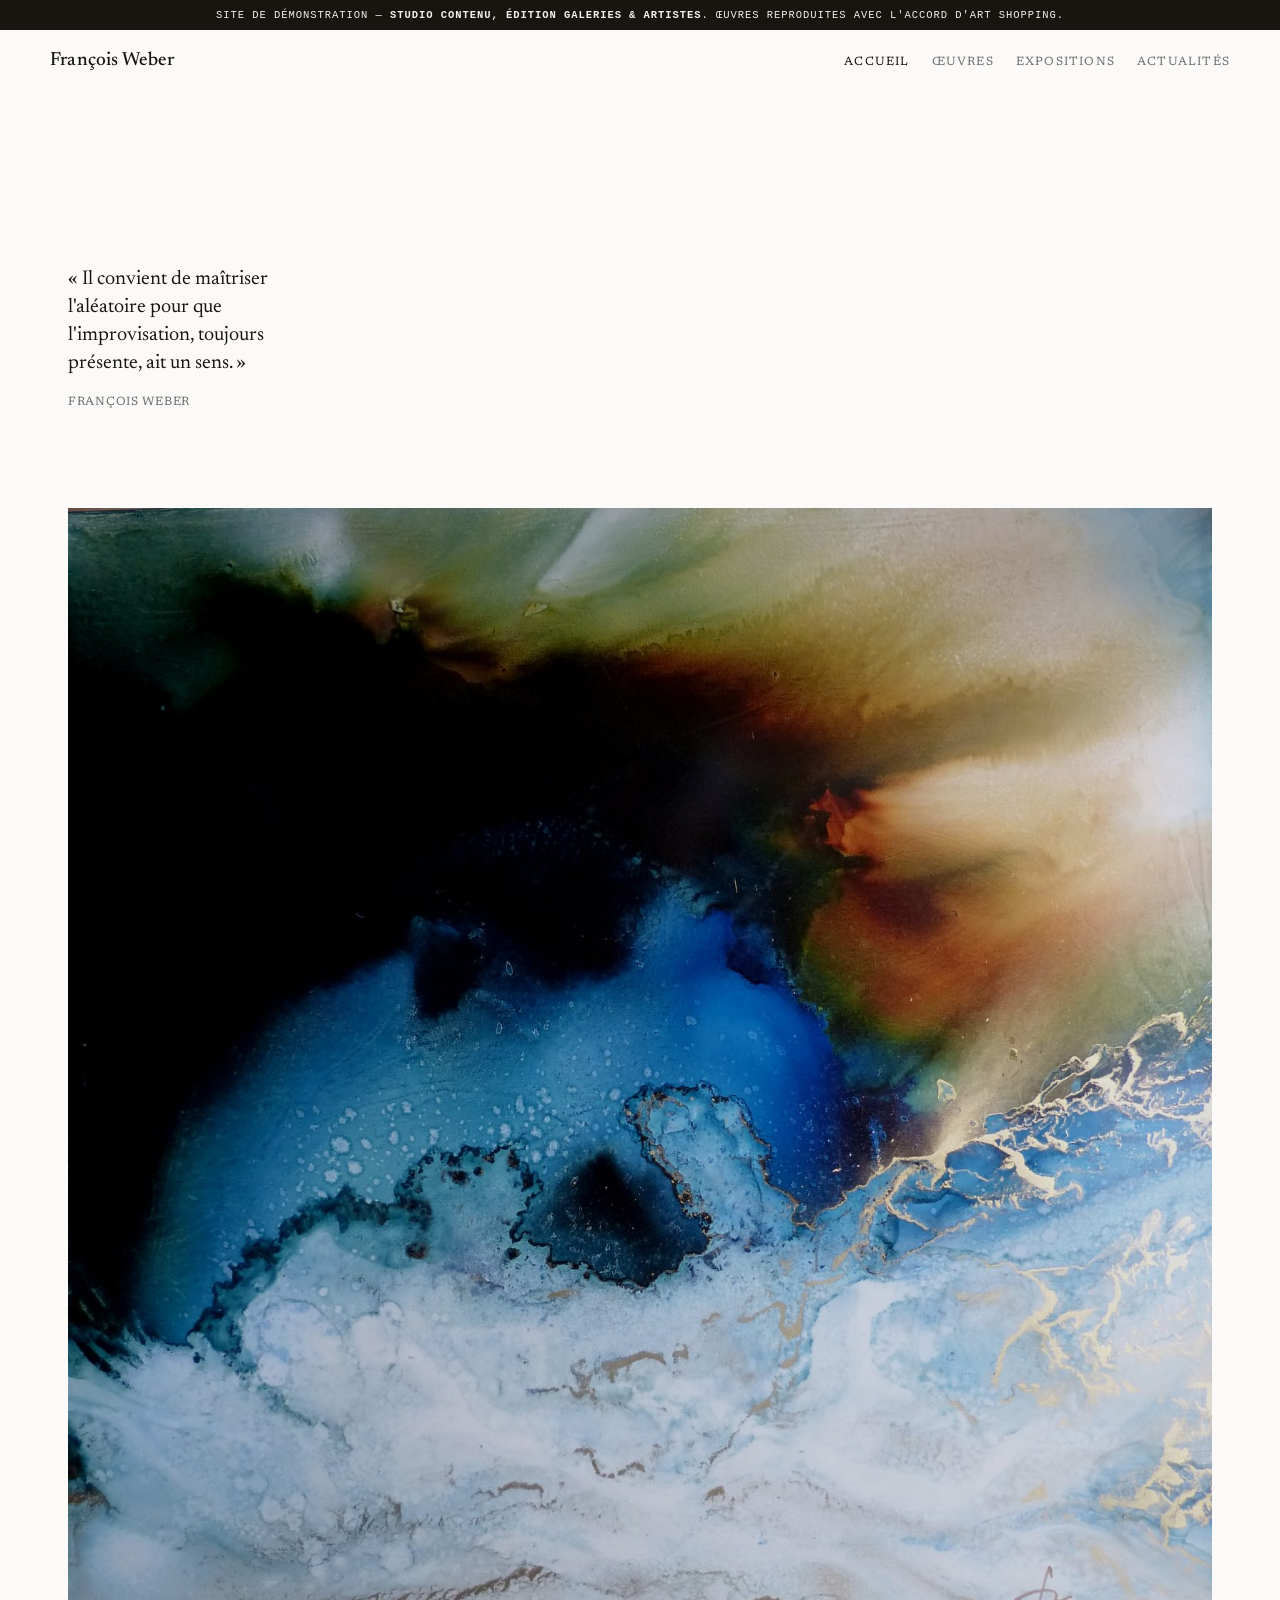
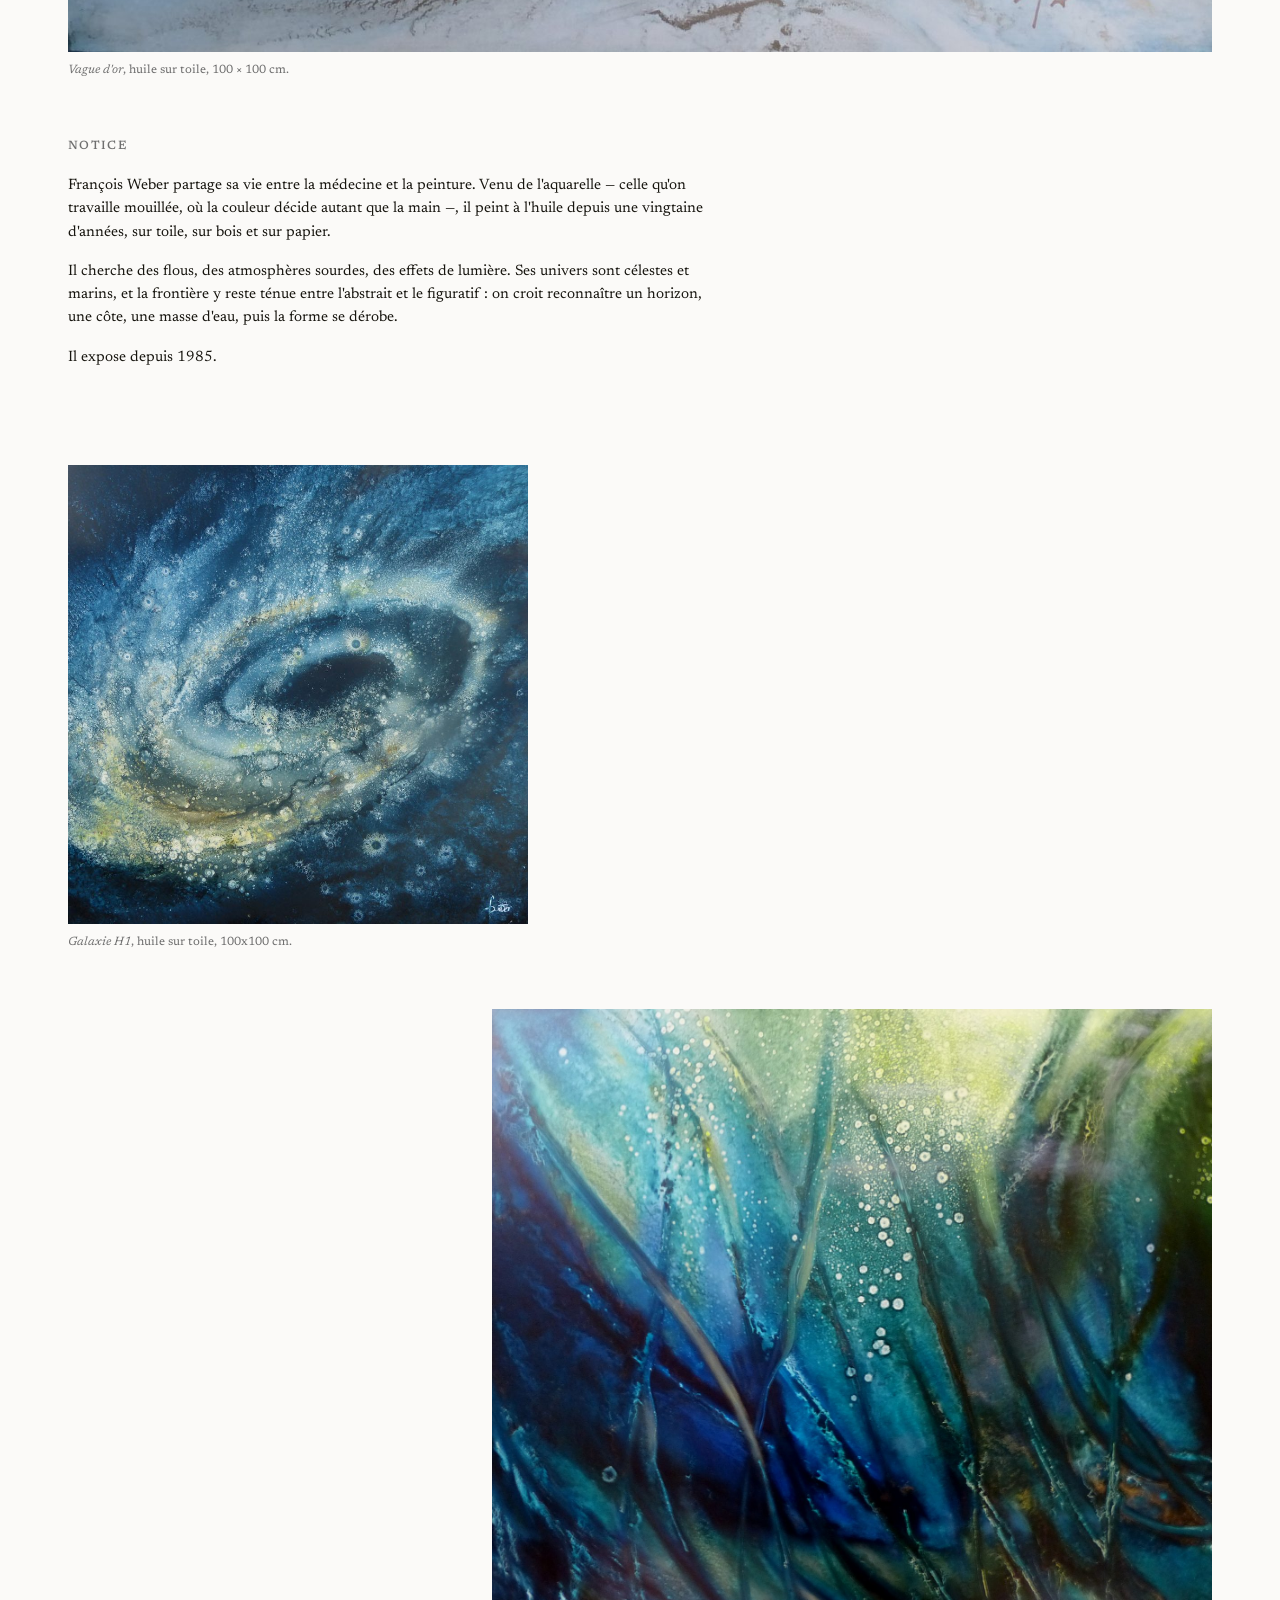
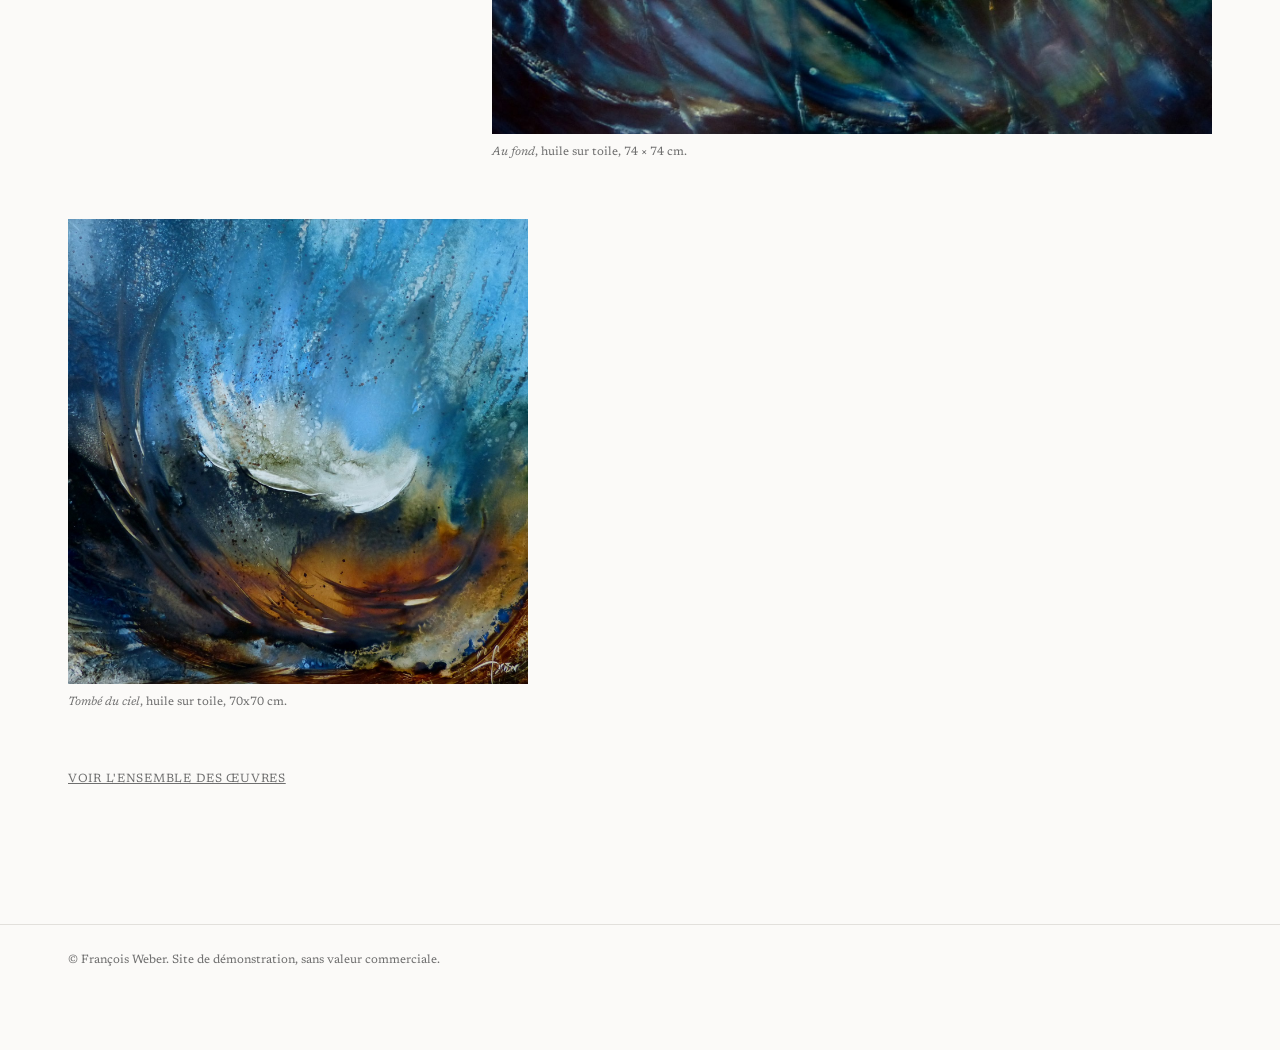
<file: index.html>
<!doctype html>
<html lang="fr">
<head>
<meta charset="UTF-8">
<meta name="viewport" content="width=device-width, initial-scale=1.0">
<title>François Weber — peintre</title>
<meta name="description" content="François Weber, peintre. Huile sur toile, bois et papier. Univers célestes et marins, à la frontière de l'abstrait et du figuratif.">
<meta name="robots" content="noindex, nofollow">
<link rel="preconnect" href="https://fonts.googleapis.com">
<link rel="preconnect" href="https://fonts.gstatic.com" crossorigin>
<link href="https://fonts.googleapis.com/css2?family=Newsreader:ital,opsz,wght@0,6..72,300;0,6..72,400;0,6..72,500;1,6..72,400&display=swap" rel="stylesheet">
<link rel="stylesheet" href="styles.css">
<script type="application/ld+json">
{
  "@context": "https://schema.org",
  "@type": "Person",
  "@id": "https://jdenis-dotcom368101.github.io/francois-weber/#francois-weber",
  "name": "François Weber",
  "jobTitle": "Peintre",
  "url": "https://jdenis-dotcom368101.github.io/francois-weber/",
  "image": "https://jdenis-dotcom368101.github.io/francois-weber/img/oeuvres/weber-2.jpg",
  "knowsAbout": ["peinture à l'huile", "aquarelle", "abstraction", "marine"]
}
</script>
</head>
<body>

<div class="demo-bar">Site de démonstration — <strong>Studio Contenu, Édition Galeries &amp; Artistes</strong>. Œuvres reproduites avec l'accord d'Art Shopping.</div>

<header class="site-header"><div class="inner">
  <a class="site-logo" href="./">François Weber</a>
  <nav class="site-nav" aria-label="Navigation principale">
    <a href="./" aria-current="page">Accueil</a>
    <a href="oeuvres/">Œuvres</a>
    <a href="expositions/">Expositions</a>
    <a href="actualites/">Actualités</a>
  </nav>
</div></header>

<main>

  <div class="container">
    <blockquote>« Il convient de maîtriser l'aléatoire pour que l'improvisation, toujours
      présente, ait un sens. »</blockquote>
    <p class="mesure" style="color:#6f6f6f;font-size:12px;letter-spacing:.06em;text-transform:uppercase;">François Weber</p>
  </div>

  <div class="container retrait">
    <figure>
      <img src="img/oeuvres/weber-2.jpg" alt="Vague d'or, huile sur toile de François Weber">
      <figcaption><em>Vague d'or</em>, huile sur toile, 100 × 100 cm.</figcaption>
    </figure>
  </div>

  <div class="container">
    <h2>Notice</h2>
    <p>François Weber partage sa vie entre la médecine et la peinture. Venu de
      l'aquarelle — celle qu'on travaille mouillée, où la couleur décide autant que
      la main —, il peint à l'huile depuis une vingtaine d'années, sur toile, sur bois
      et sur papier.</p>
    <p>Il cherche des flous, des atmosphères sourdes, des effets de lumière. Ses
      univers sont célestes et marins, et la frontière y reste ténue entre l'abstrait
      et le figuratif : on croit reconnaître un horizon, une côte, une masse d'eau,
      puis la forme se dérobe.</p>
    <p>Il expose depuis 1985.</p>
  </div>

  <div class="container retrait">
    <div class="suite">
      <figure class="s">
        <img src="img/oeuvres/weber-1.jpg" alt="Galaxie H1, huile sur toile de François Weber">
        <figcaption><em>Galaxie H1</em>, huile sur toile, 100x100 cm.</figcaption>
      </figure>
      <figure class="m droite">
        <img src="img/oeuvres/weber-3.jpg" alt="Au fond, huile sur toile de François Weber">
        <figcaption><em>Au fond</em>, huile sur toile, 74 × 74 cm.</figcaption>
      </figure>
      <figure class="s">
        <img src="img/oeuvres/weber-4.jpg" alt="Tombé du ciel, huile sur toile de François Weber">
        <figcaption><em>Tombé du ciel</em>, huile sur toile, 70x70 cm.</figcaption>
      </figure>
    </div>
    <p style="font-size:12px;letter-spacing:.06em;text-transform:uppercase;color:#6f6f6f;">
      <a href="oeuvres/">Voir l'ensemble des œuvres</a>
    </p>
  </div>

</main>

<footer class="site-footer"><div class="container">
  <p>© François Weber. Site de démonstration, sans valeur commerciale.</p>
</div></footer>

</body>
</html>
</file>
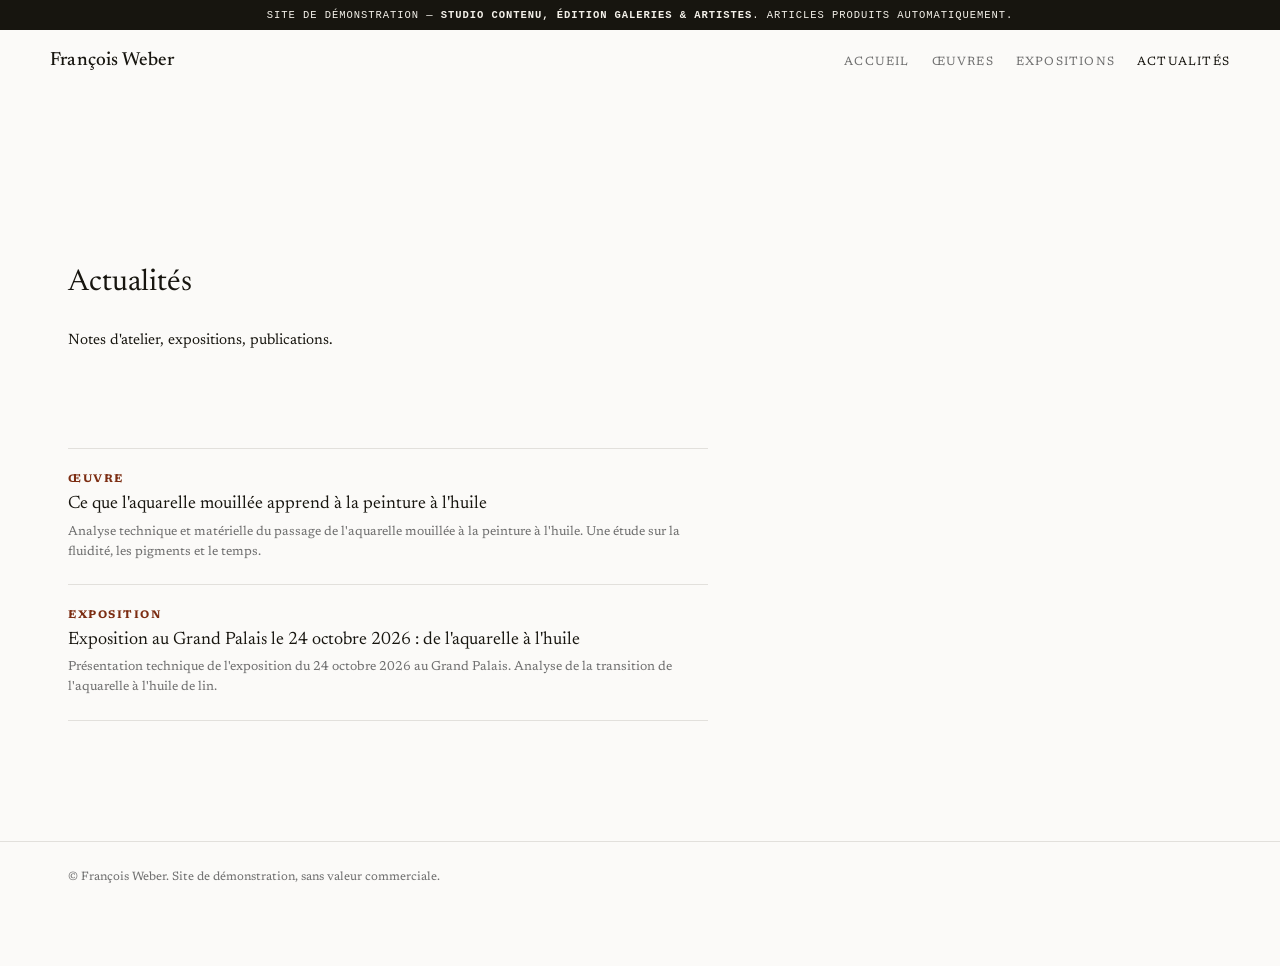
<file: actualites/index.html>
<!doctype html>
<html lang="fr">
<head>
<meta charset="UTF-8">
<meta name="viewport" content="width=device-width, initial-scale=1.0">
<title>Actualités — François Weber</title>
<meta name="description" content="Notes d'atelier et actualités de François Weber, peintre.">
<meta name="robots" content="noindex, nofollow">
<link rel="preconnect" href="https://fonts.googleapis.com">
<link rel="preconnect" href="https://fonts.gstatic.com" crossorigin>
<link href="https://fonts.googleapis.com/css2?family=Newsreader:ital,opsz,wght@0,6..72,300;0,6..72,400;0,6..72,500;1,6..72,400&display=swap" rel="stylesheet">
<link rel="stylesheet" href="../styles.css">
</head>
<body>

<div class="demo-bar">Site de démonstration — <strong>Studio Contenu, Édition Galeries &amp; Artistes</strong>. Articles produits automatiquement.</div>

<header class="site-header"><div class="inner">
  <a class="site-logo" href="../">François Weber</a>
  <nav class="site-nav" aria-label="Navigation principale">
    <a href="../">Accueil</a>
    <a href="../oeuvres/">Œuvres</a>
    <a href="../expositions/">Expositions</a>
    <a href="./" aria-current="page">Actualités</a>
  </nav>
</div></header>

<main>

  <div class="container">
    <h1>Actualités</h1>
    <p class="mesure">Notes d'atelier, expositions, publications.</p>
  </div>

  <div class="container retrait">
    <div class="post-grid" id="grille">
      <!-- STUDIO_CARDS -->
            <a class="post-card" href="https://jdenis-dotcom368101.github.io/francois-weber/actualites/ce-que-l-aquarelle-mouillee-apprend-a-la-peinture-a-l-huile.html">
                <div class="body">
                    <span class="kicker" style="font-size:12px;letter-spacing:0.14em;text-transform:uppercase;color:var(--color-accent);font-weight:700;">Œuvre</span>
                    <h2>Ce que l'aquarelle mouillée apprend à la peinture à l'huile</h2>
                    <p>Analyse technique et matérielle du passage de l'aquarelle mouillée à la peinture à l'huile. Une étude sur la fluidité, les pigments et le temps.</p>
                </div>
            </a>

            <a class="post-card" href="https://jdenis-dotcom368101.github.io/francois-weber/actualites/exposition-au-grand-palais-le-24-octobre-2026-de-l-aquarelle-a-l-huile.html">
                <div class="body">
                    <span class="kicker" style="font-size:12px;letter-spacing:0.14em;text-transform:uppercase;color:var(--color-accent);font-weight:700;">Exposition</span>
                    <h2>Exposition au Grand Palais le 24 octobre 2026 : de l'aquarelle à l'huile</h2>
                    <p>Présentation technique de l'exposition du 24 octobre 2026 au Grand Palais. Analyse de la transition de l'aquarelle à l'huile de lin.</p>
                </div>
            </a>

      <p id="vide" style="color:#6f6f6f;font-size:13px;">Rien de publié pour le moment.</p>
    </div>
  </div>

</main>

<footer class="site-footer"><div class="container">
  <p>© François Weber. Site de démonstration, sans valeur commerciale.</p>
</div></footer>

<script>
  (function () {
    var g = document.getElementById('grille'), v = document.getElementById('vide');
    if (v && g && g.querySelector('.post-card')) v.remove();
  })();
</script>

</body>
</html>
</file>
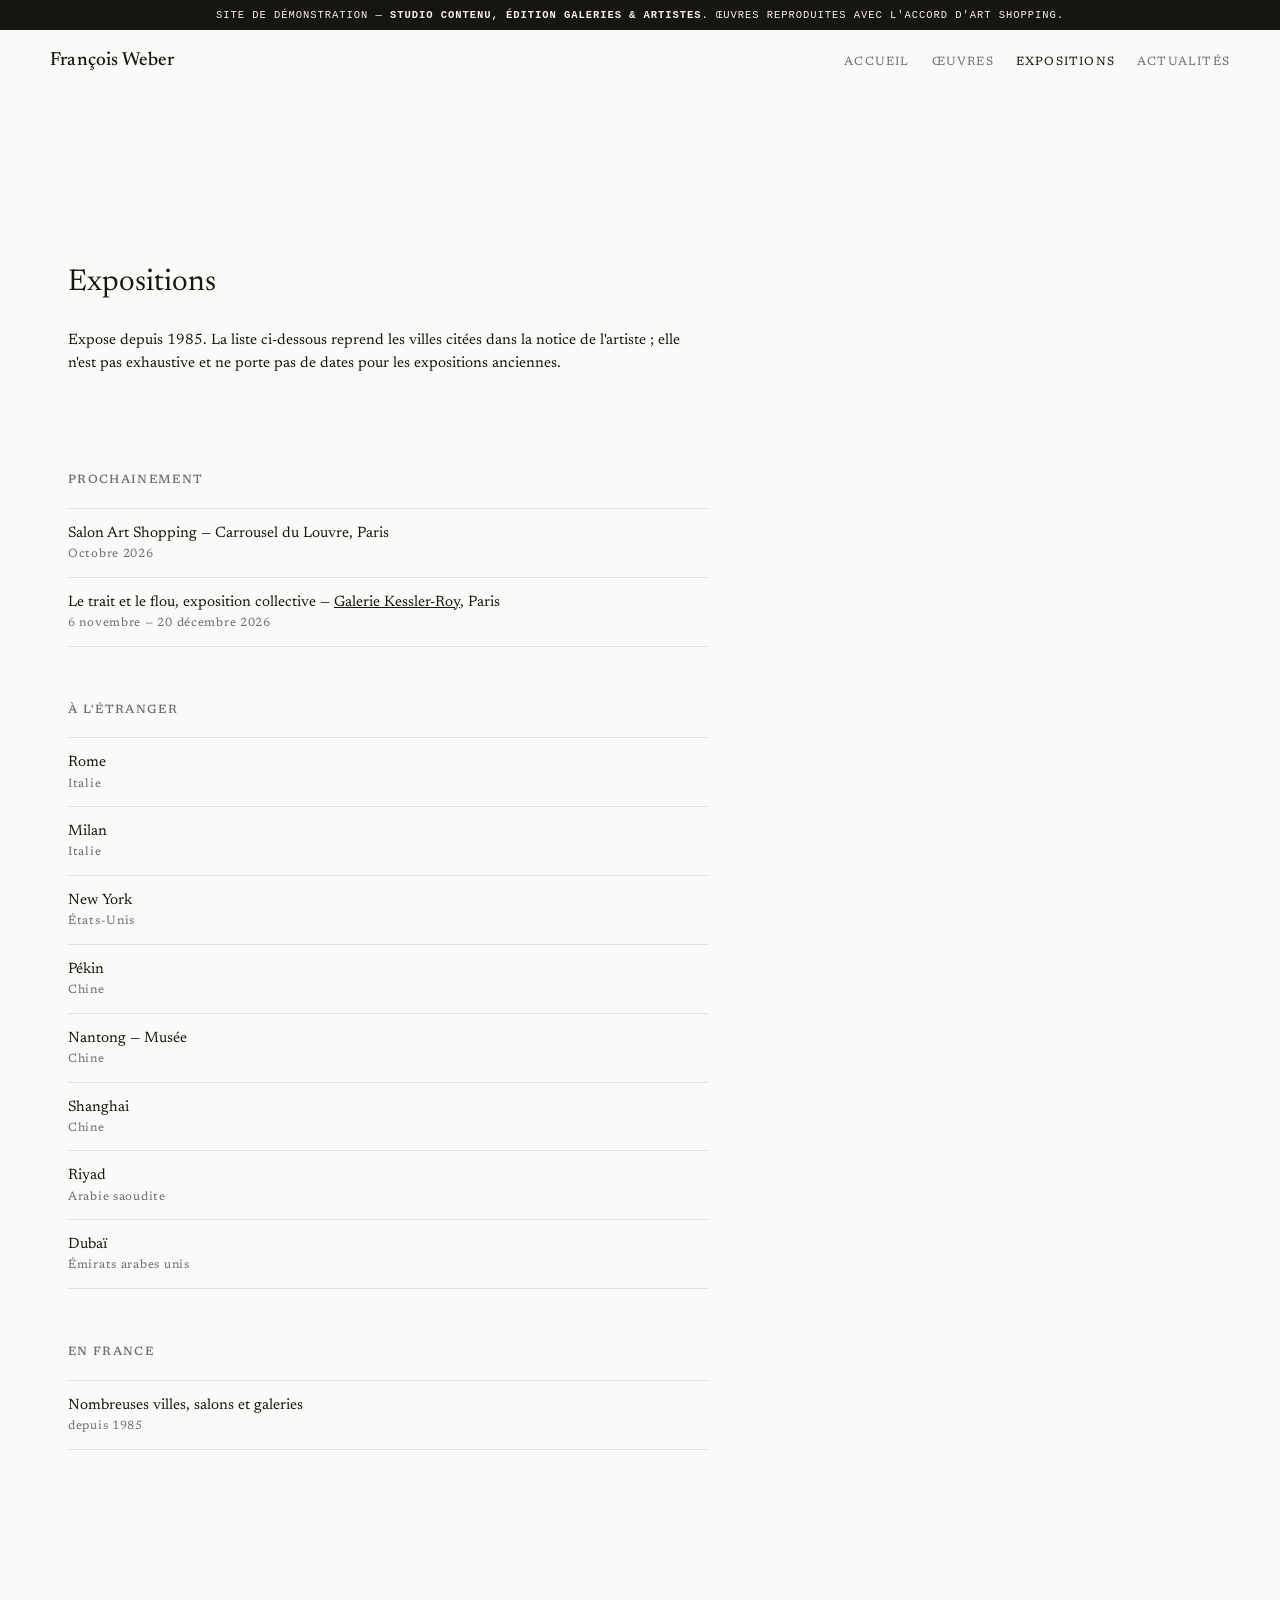
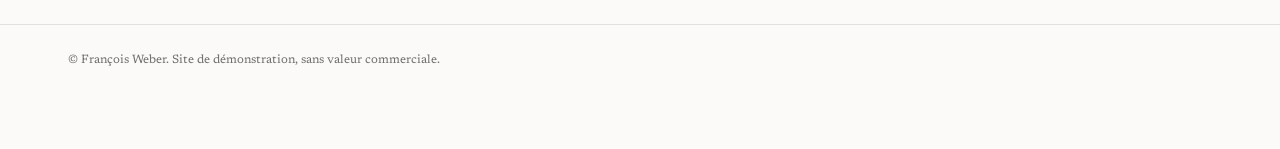
<file: expositions/index.html>
<!doctype html>
<html lang="fr">
<head>
<meta charset="UTF-8">
<meta name="viewport" content="width=device-width, initial-scale=1.0">
<title>Expositions — François Weber</title>
<meta name="description" content="François Weber expose depuis 1985 en France et à l'étranger : Rome, Milan, New York, Pékin, Nantong, Shanghai, Riyad, Dubaï.">
<meta name="robots" content="noindex, nofollow">
<link rel="preconnect" href="https://fonts.googleapis.com">
<link rel="preconnect" href="https://fonts.gstatic.com" crossorigin>
<link href="https://fonts.googleapis.com/css2?family=Newsreader:ital,opsz,wght@0,6..72,300;0,6..72,400;0,6..72,500;1,6..72,400&display=swap" rel="stylesheet">
<link rel="stylesheet" href="../styles.css">
</head>
<body>

<div class="demo-bar">Site de démonstration — <strong>Studio Contenu, Édition Galeries &amp; Artistes</strong>. Œuvres reproduites avec l'accord d'Art Shopping.</div>

<header class="site-header"><div class="inner">
  <a class="site-logo" href="../">François Weber</a>
  <nav class="site-nav" aria-label="Navigation principale">
    <a href="../">Accueil</a>
    <a href="../oeuvres/">Œuvres</a>
    <a href="./" aria-current="page">Expositions</a>
    <a href="../actualites/">Actualités</a>
  </nav>
</div></header>

<main>

  <div class="container">
    <h1>Expositions</h1>
    <p class="mesure">Expose depuis 1985. La liste ci-dessous reprend les villes citées
      dans la notice de l'artiste ; elle n'est pas exhaustive et ne porte pas de dates
      pour les expositions anciennes.</p>
  </div>

  <div class="container retrait">

    <h2>Prochainement</h2>
    <ul class="liste">
      <li>
        <span class="lieu">Salon Art Shopping — Carrousel du Louvre, Paris</span>
        <span class="an">Octobre 2026</span>
      </li>
      <li>
        <span class="lieu">Le trait et le flou, exposition collective —
          <a href="https://jdenis-dotcom368101.github.io/galerie-kessler-roy/">Galerie Kessler-Roy</a>, Paris</span>
        <span class="an">6 novembre — 20 décembre 2026</span>
      </li>
    </ul>

    <h2>À l'étranger</h2>
    <ul class="liste">
      <li><span class="lieu">Rome</span><span class="an">Italie</span></li>
      <li><span class="lieu">Milan</span><span class="an">Italie</span></li>
      <li><span class="lieu">New York</span><span class="an">États-Unis</span></li>
      <li><span class="lieu">Pékin</span><span class="an">Chine</span></li>
      <li><span class="lieu">Nantong — Musée</span><span class="an">Chine</span></li>
      <li><span class="lieu">Shanghai</span><span class="an">Chine</span></li>
      <li><span class="lieu">Riyad</span><span class="an">Arabie saoudite</span></li>
      <li><span class="lieu">Dubaï</span><span class="an">Émirats arabes unis</span></li>
    </ul>

    <h2>En France</h2>
    <ul class="liste">
      <li><span class="lieu">Nombreuses villes, salons et galeries</span><span class="an">depuis 1985</span></li>
    </ul>

  </div>

</main>

<footer class="site-footer"><div class="container">
  <p>© François Weber. Site de démonstration, sans valeur commerciale.</p>
</div></footer>

</body>
</html>
</file>
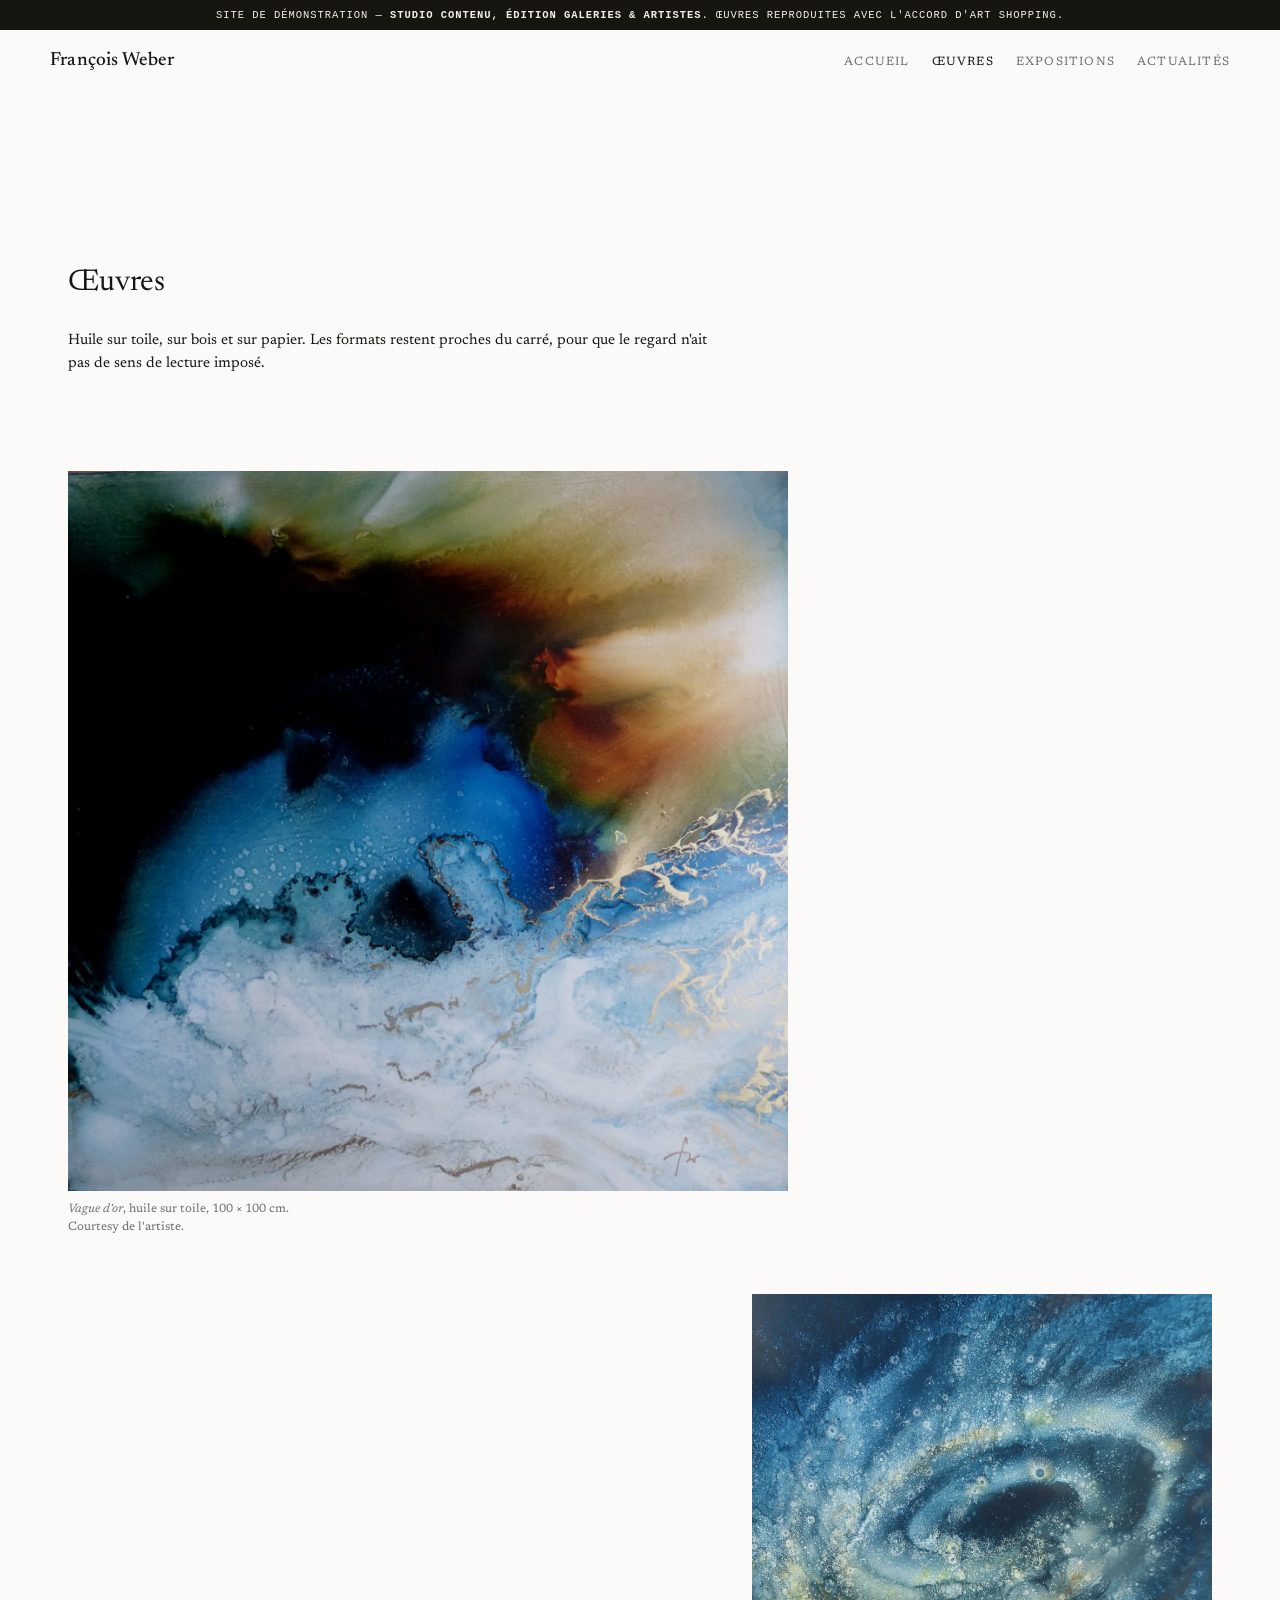
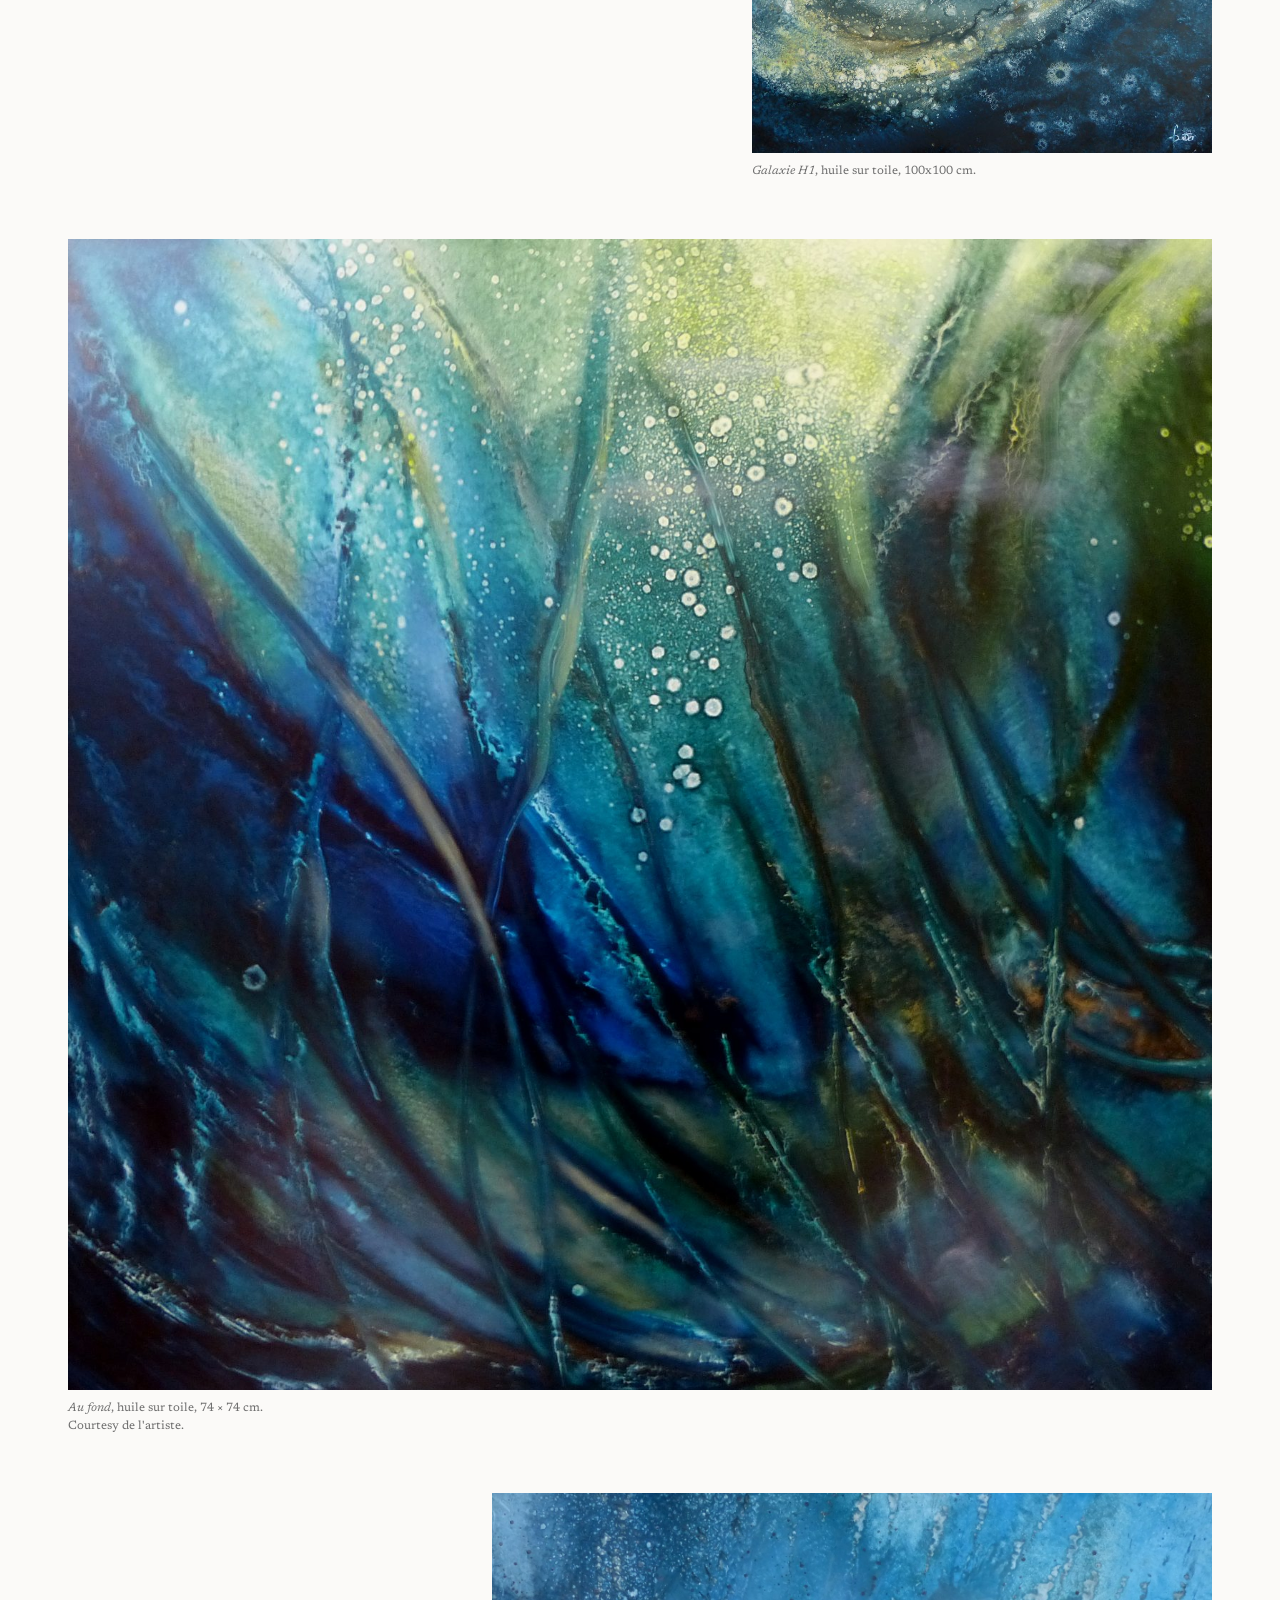
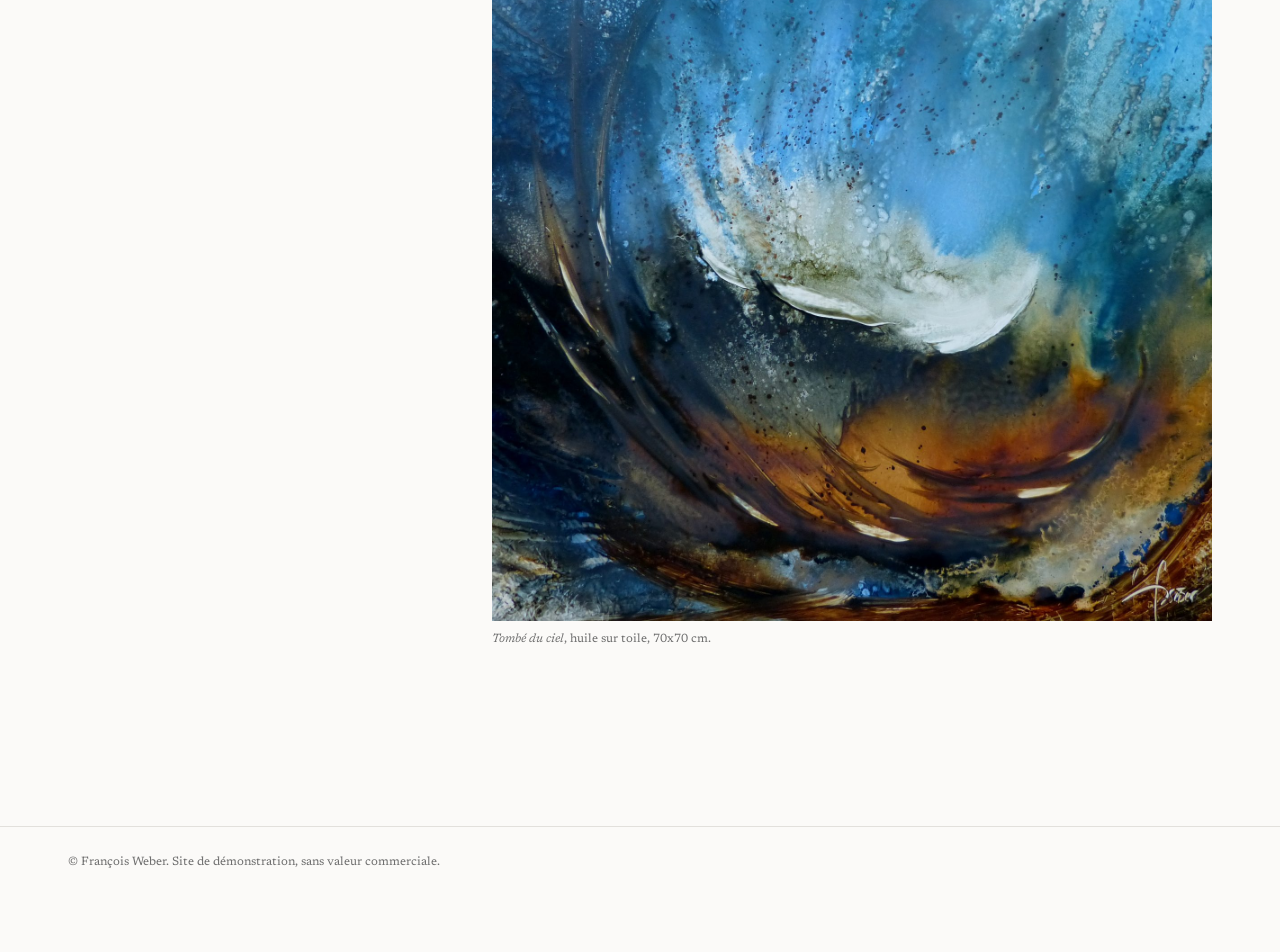
<file: oeuvres/index.html>
<!doctype html>
<html lang="fr">
<head>
<meta charset="UTF-8">
<meta name="viewport" content="width=device-width, initial-scale=1.0">
<title>Œuvres — François Weber</title>
<meta name="description" content="Peintures de François Weber. Huile sur toile, bois et papier.">
<meta name="robots" content="noindex, nofollow">
<link rel="preconnect" href="https://fonts.googleapis.com">
<link rel="preconnect" href="https://fonts.gstatic.com" crossorigin>
<link href="https://fonts.googleapis.com/css2?family=Newsreader:ital,opsz,wght@0,6..72,300;0,6..72,400;0,6..72,500;1,6..72,400&display=swap" rel="stylesheet">
<link rel="stylesheet" href="../styles.css">
</head>
<body>

<div class="demo-bar">Site de démonstration — <strong>Studio Contenu, Édition Galeries &amp; Artistes</strong>. Œuvres reproduites avec l'accord d'Art Shopping.</div>

<header class="site-header"><div class="inner">
  <a class="site-logo" href="../">François Weber</a>
  <nav class="site-nav" aria-label="Navigation principale">
    <a href="../">Accueil</a>
    <a href="./" aria-current="page">Œuvres</a>
    <a href="../expositions/">Expositions</a>
    <a href="../actualites/">Actualités</a>
  </nav>
</div></header>

<main>

  <div class="container">
    <h1>Œuvres</h1>
    <p class="mesure">Huile sur toile, sur bois et sur papier. Les formats restent proches du carré,
      pour que le regard n'ait pas de sens de lecture imposé.</p>
  </div>

  <div class="container retrait">
    <div class="suite">

      <figure class="m">
        <img src="../img/oeuvres/weber-2.jpg" alt="Vague d'or, huile sur toile de François Weber">
        <figcaption><em>Vague d'or</em>, huile sur toile, 100 × 100 cm.<br>Courtesy de l'artiste.</figcaption>
      </figure>

      <figure class="s droite">
        <img src="../img/oeuvres/weber-1.jpg" alt="Galaxie H1, huile sur toile de François Weber">
        <figcaption><em>Galaxie H1</em>, huile sur toile, 100x100 cm.</figcaption>
      </figure>

      <figure class="l">
        <img src="../img/oeuvres/weber-3.jpg" alt="Au fond, huile sur toile de François Weber">
        <figcaption><em>Au fond</em>, huile sur toile, 74 × 74 cm.<br>Courtesy de l'artiste.</figcaption>
      </figure>

      <figure class="m droite">
        <img src="../img/oeuvres/weber-4.jpg" alt="Tombé du ciel, huile sur toile de François Weber">
        <figcaption><em>Tombé du ciel</em>, huile sur toile, 70x70 cm.</figcaption>
      </figure>

    </div>
  </div>

</main>

<footer class="site-footer"><div class="container">
  <p>© François Weber. Site de démonstration, sans valeur commerciale.</p>
</div></footer>

</body>
</html>
</file>
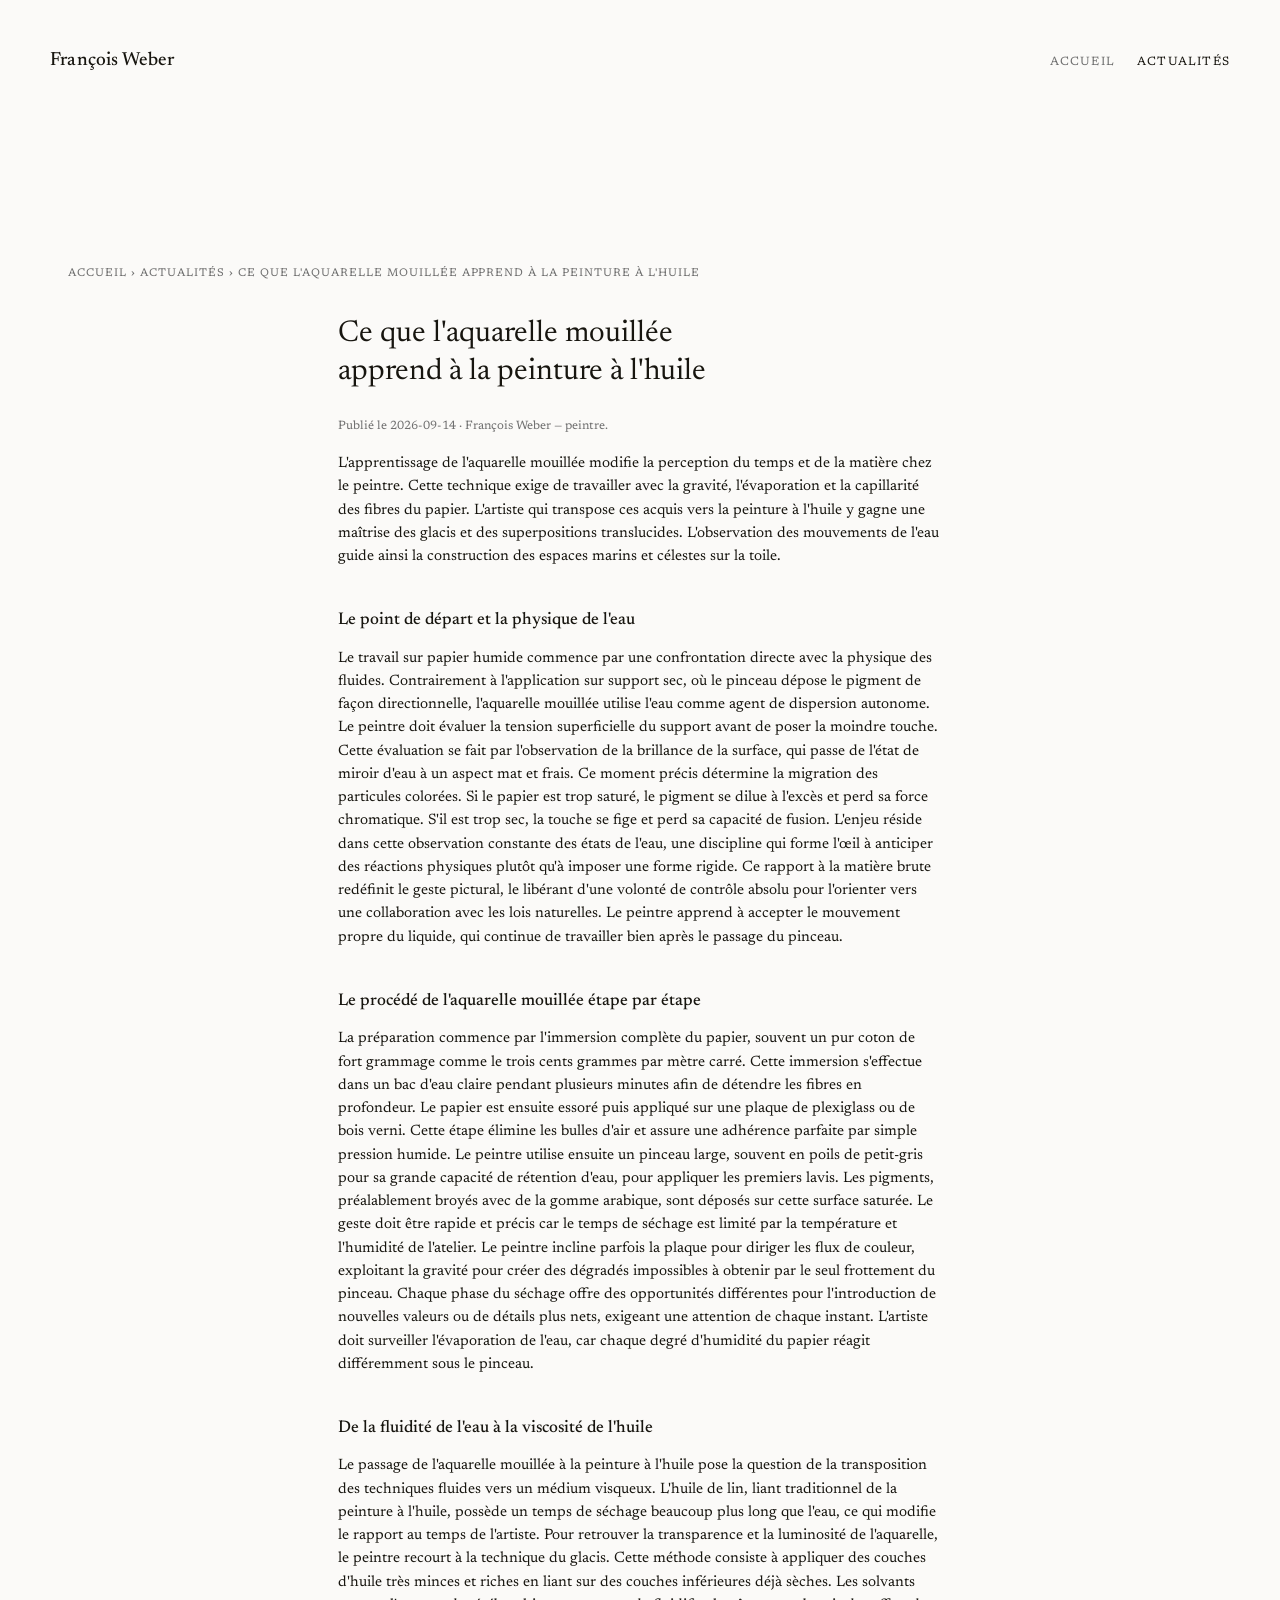
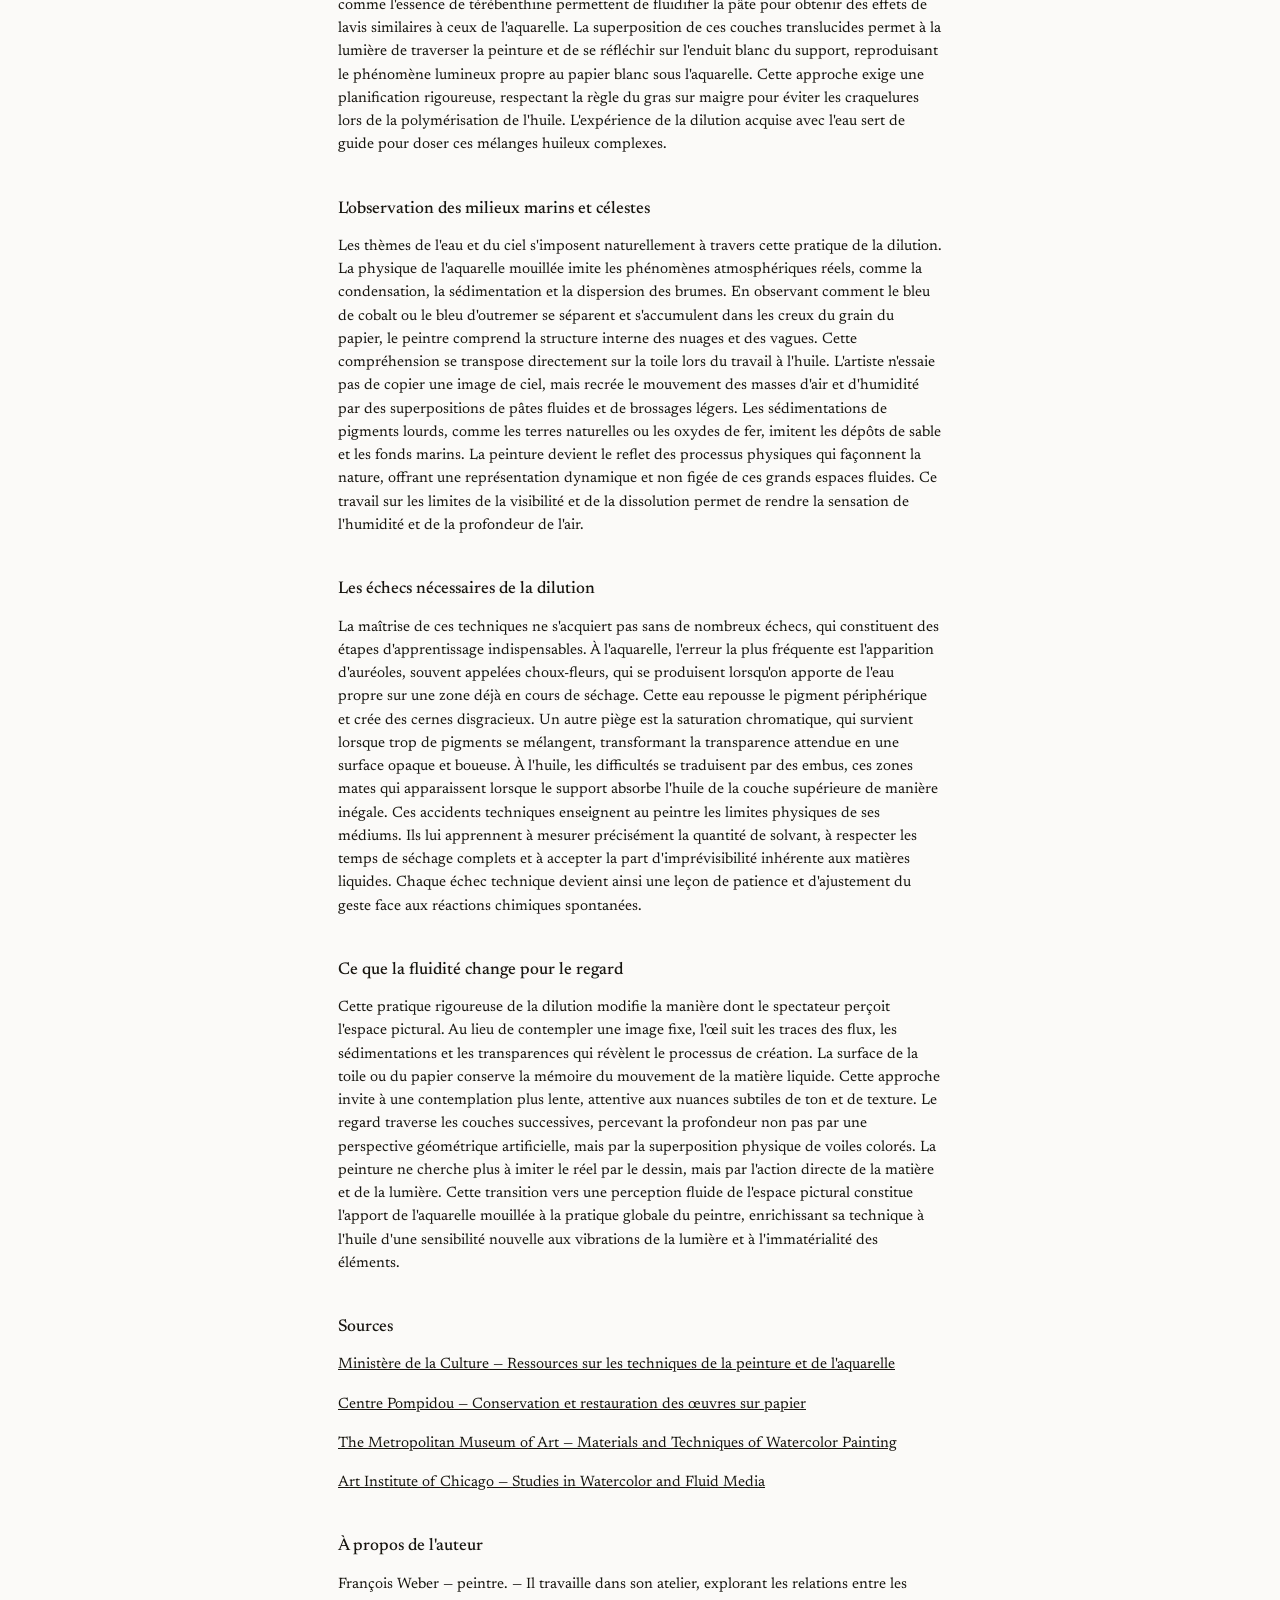
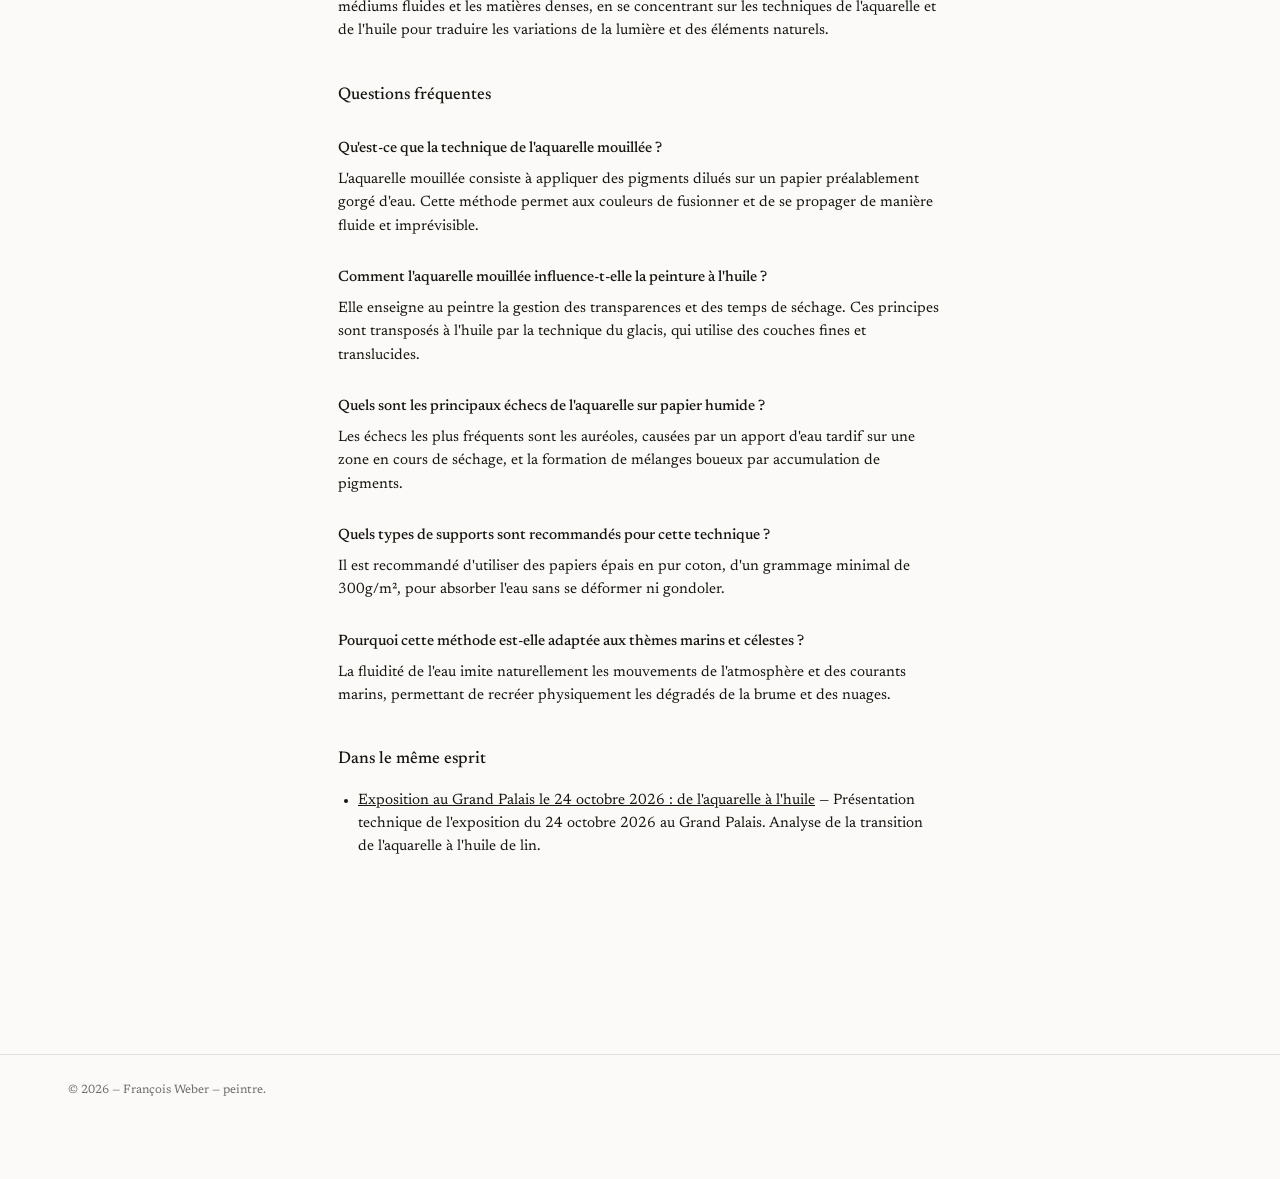
<file: actualites/ce-que-l-aquarelle-mouillee-apprend-a-la-peinture-a-l-huile.html>
<!DOCTYPE html>
<html lang="fr">
<head>
    <meta charset="UTF-8">
    <meta name="viewport" content="width=device-width, initial-scale=1.0">
    <title>Ce que l'aquarelle mouillée apprend à la peinture à l'huile</title>
    <meta name="description" content="Analyse technique et matérielle du passage de l'aquarelle mouillée à la peinture à l'huile. Une étude sur la fluidité, les pigments et le temps.">
    <link rel="canonical" href="https://jdenis-dotcom368101.github.io/francois-weber/actualites/ce-que-l-aquarelle-mouillee-apprend-a-la-peinture-a-l-huile.html">
    <!-- STUDIO_HREFLANG --><!-- /STUDIO_HREFLANG -->
    <meta property="og:title" content="Ce que l'aquarelle mouillée apprend à la peinture à l'huile">
    <meta property="og:description" content="Analyse technique et matérielle du passage de l'aquarelle mouillée à la peinture à l'huile. Une étude sur la fluidité, les pigments et le temps.">
    <meta property="og:image" content="https://jdenis-dotcom368101.github.io/francois-weber/img/oeuvres/weber-2.jpg">
    <meta property="og:url" content="https://jdenis-dotcom368101.github.io/francois-weber/actualites/ce-que-l-aquarelle-mouillee-apprend-a-la-peinture-a-l-huile.html">
    <meta property="og:type" content="article">
    <meta property="og:locale" content="fr_FR">
    <link rel="preconnect" href="https://fonts.googleapis.com">
    <link rel="preconnect" href="https://fonts.gstatic.com" crossorigin>
    <link href="https://fonts.googleapis.com/css2?family=Newsreader:ital,opsz,wght@0,6..72,300;0,6..72,400;0,6..72,500;1,6..72,400&amp;display=swap" rel="stylesheet">
    <link rel="stylesheet" href="../styles.css">
    <script type="application/ld+json">
{
  "@context": "https://schema.org",
  "@graph": [
    {
      "@type": "WebSite",
      "@id": "https://jdenis-dotcom368101.github.io/francois-weber/#site",
      "url": "https://jdenis-dotcom368101.github.io/francois-weber/",
      "name": "François Weber",
      "inLanguage": "fr",
      "publisher": {
        "@id": "https://jdenis-dotcom368101.github.io/francois-weber/#francois-weber"
      }
    },
    {
      "@type": "Person",
      "@id": "https://jdenis-dotcom368101.github.io/francois-weber/#francois-weber",
      "name": "François Weber",
      "url": "https://jdenis-dotcom368101.github.io/francois-weber/",
      "description": "François Weber — peintre.",
      "sameAs": [
        "https://www.instagram.com/francois.weber.peintre/",
        "https://x.com/francoisweber"
      ],
      "jobTitle": "Peintre — huile et aquarelle. Univers célestes et marins."
    },
    {
      "@type": "BlogPosting",
      "headline": "Ce que l'aquarelle mouillée apprend à la peinture à l'huile",
      "description": "Analyse technique et matérielle du passage de l'aquarelle mouillée à la peinture à l'huile. Une étude sur la fluidité, les pigments et le temps.",
      "image": {
        "@type": "ImageObject",
        "url": "https://jdenis-dotcom368101.github.io/francois-weber/img/oeuvres/weber-2.jpg",
        "caption": "Ce que l'aquarelle mouillée apprend à la peinture à l'huile"
      },
      "author": {
        "@id": "https://jdenis-dotcom368101.github.io/francois-weber/#francois-weber"
      },
      "publisher": {
        "@id": "https://jdenis-dotcom368101.github.io/francois-weber/#francois-weber"
      },
      "datePublished": "2026-09-14",
      "dateModified": "2026-09-14",
      "mainEntityOfPage": {
        "@type": "WebPage",
        "@id": "https://jdenis-dotcom368101.github.io/francois-weber/actualites/ce-que-l-aquarelle-mouillee-apprend-a-la-peinture-a-l-huile.html"
      },
      "inLanguage": "fr",
      "articleSection": "Œuvre",
      "wordCount": 1292,
      "isPartOf": {
        "@id": "https://jdenis-dotcom368101.github.io/francois-weber/#site"
      }
    },
    {
      "@type": "BreadcrumbList",
      "itemListElement": [
        {
          "@type": "ListItem",
          "position": 1,
          "name": "Accueil",
          "item": "https://jdenis-dotcom368101.github.io/francois-weber/"
        },
        {
          "@type": "ListItem",
          "position": 2,
          "name": "Actualités",
          "item": "https://jdenis-dotcom368101.github.io/francois-weber/actualites/"
        },
        {
          "@type": "ListItem",
          "position": 3,
          "name": "Ce que l'aquarelle mouillée apprend à la peinture à l'huile",
          "item": "https://jdenis-dotcom368101.github.io/francois-weber/actualites/ce-que-l-aquarelle-mouillee-apprend-a-la-peinture-a-l-huile.html"
        }
      ]
    },
    {
      "@type": "FAQPage",
      "mainEntity": [
        {
          "@type": "Question",
          "name": "Qu'est-ce que la technique de l'aquarelle mouillée ?",
          "acceptedAnswer": {
            "@type": "Answer",
            "text": "L'aquarelle mouillée consiste à appliquer des pigments dilués sur un papier préalablement gorgé d'eau. Cette méthode permet aux couleurs de fusionner et de se propager de manière fluide et imprévisible."
          }
        },
        {
          "@type": "Question",
          "name": "Comment l'aquarelle mouillée influence-t-elle la peinture à l'huile ?",
          "acceptedAnswer": {
            "@type": "Answer",
            "text": "Elle enseigne au peintre la gestion des transparences et des temps de séchage. Ces principes sont transposés à l'huile par la technique du glacis, qui utilise des couches fines et translucides."
          }
        },
        {
          "@type": "Question",
          "name": "Quels sont les principaux échecs de l'aquarelle sur papier humide ?",
          "acceptedAnswer": {
            "@type": "Answer",
            "text": "Les échecs les plus fréquents sont les auréoles, causées par un apport d'eau tardif sur une zone en cours de séchage, et la formation de mélanges boueux par accumulation de pigments."
          }
        },
        {
          "@type": "Question",
          "name": "Quels types de supports sont recommandés pour cette technique ?",
          "acceptedAnswer": {
            "@type": "Answer",
            "text": "Il est recommandé d'utiliser des papiers épais en pur coton, d'un grammage minimal de 300g/m², pour absorber l'eau sans se déformer ni gondoler."
          }
        },
        {
          "@type": "Question",
          "name": "Pourquoi cette méthode est-elle adaptée aux thèmes marins et célestes ?",
          "acceptedAnswer": {
            "@type": "Answer",
            "text": "La fluidité de l'eau imite naturellement les mouvements de l'atmosphère et des courants marins, permettant de recréer physiquement les dégradés de la brume et des nuages."
          }
        }
      ]
    }
  ]
}
    </script>
</head>
<body>
    <header class="site-header"><div class="inner">
        <a class="site-logo" href="https://jdenis-dotcom368101.github.io/francois-weber/">François Weber</a>
        <nav class="site-nav" aria-label="Navigation principale">
            <a href="https://jdenis-dotcom368101.github.io/francois-weber/">Accueil</a>
            <a href="https://jdenis-dotcom368101.github.io/francois-weber/actualites/" aria-current="page">Actualités</a>
        </nav>
    </div></header>
    <main>
      <div class="container">
        <nav class="breadcrumb" aria-label="Fil d'Ariane"><a href="https://jdenis-dotcom368101.github.io/francois-weber/">Accueil</a> › <a href="https://jdenis-dotcom368101.github.io/francois-weber/actualites/">Actualités</a> › Ce que l'aquarelle mouillée apprend à la peinture à l'huile</nav>
      </div>
      <article class="container" style="padding-bottom:60px;">
        <h1>Ce que l'aquarelle mouillée apprend à la peinture à l'huile</h1>
        <p style="color:#707070;font-size:12px;">Publié le 2026-09-14 · François Weber — peintre.</p>
<p>L'apprentissage de l'aquarelle mouillée modifie la perception du temps et de la matière chez le peintre. Cette technique exige de travailler avec la gravité, l'évaporation et la capillarité des fibres du papier. L'artiste qui transpose ces acquis vers la peinture à l'huile y gagne une maîtrise des glacis et des superpositions translucides. L'observation des mouvements de l'eau guide ainsi la construction des espaces marins et célestes sur la toile.</p><h2>Le point de départ et la physique de l'eau</h2><p>Le travail sur papier humide commence par une confrontation directe avec la physique des fluides. Contrairement à l'application sur support sec, où le pinceau dépose le pigment de façon directionnelle, l'aquarelle mouillée utilise l'eau comme agent de dispersion autonome. Le peintre doit évaluer la tension superficielle du support avant de poser la moindre touche. Cette évaluation se fait par l'observation de la brillance de la surface, qui passe de l'état de miroir d'eau à un aspect mat et frais. Ce moment précis détermine la migration des particules colorées. Si le papier est trop saturé, le pigment se dilue à l'excès et perd sa force chromatique. S'il est trop sec, la touche se fige et perd sa capacité de fusion. L'enjeu réside dans cette observation constante des états de l'eau, une discipline qui forme l'œil à anticiper des réactions physiques plutôt qu'à imposer une forme rigide. Ce rapport à la matière brute redéfinit le geste pictural, le libérant d'une volonté de contrôle absolu pour l'orienter vers une collaboration avec les lois naturelles. Le peintre apprend à accepter le mouvement propre du liquide, qui continue de travailler bien après le passage du pinceau.</p><h2>Le procédé de l'aquarelle mouillée étape par étape</h2><p>La préparation commence par l'immersion complète du papier, souvent un pur coton de fort grammage comme le trois cents grammes par mètre carré. Cette immersion s'effectue dans un bac d'eau claire pendant plusieurs minutes afin de détendre les fibres en profondeur. Le papier est ensuite essoré puis appliqué sur une plaque de plexiglass ou de bois verni. Cette étape élimine les bulles d'air et assure une adhérence parfaite par simple pression humide. Le peintre utilise ensuite un pinceau large, souvent en poils de petit-gris pour sa grande capacité de rétention d'eau, pour appliquer les premiers lavis. Les pigments, préalablement broyés avec de la gomme arabique, sont déposés sur cette surface saturée. Le geste doit être rapide et précis car le temps de séchage est limité par la température et l'humidité de l'atelier. Le peintre incline parfois la plaque pour diriger les flux de couleur, exploitant la gravité pour créer des dégradés impossibles à obtenir par le seul frottement du pinceau. Chaque phase du séchage offre des opportunités différentes pour l'introduction de nouvelles valeurs ou de détails plus nets, exigeant une attention de chaque instant. L'artiste doit surveiller l'évaporation de l'eau, car chaque degré d'humidité du papier réagit différemment sous le pinceau.</p><h2>De la fluidité de l'eau à la viscosité de l'huile</h2><p>Le passage de l'aquarelle mouillée à la peinture à l'huile pose la question de la transposition des techniques fluides vers un médium visqueux. L'huile de lin, liant traditionnel de la peinture à l'huile, possède un temps de séchage beaucoup plus long que l'eau, ce qui modifie le rapport au temps de l'artiste. Pour retrouver la transparence et la luminosité de l'aquarelle, le peintre recourt à la technique du glacis. Cette méthode consiste à appliquer des couches d'huile très minces et riches en liant sur des couches inférieures déjà sèches. Les solvants comme l'essence de térébenthine permettent de fluidifier la pâte pour obtenir des effets de lavis similaires à ceux de l'aquarelle. La superposition de ces couches translucides permet à la lumière de traverser la peinture et de se réfléchir sur l'enduit blanc du support, reproduisant le phénomène lumineux propre au papier blanc sous l'aquarelle. Cette approche exige une planification rigoureuse, respectant la règle du gras sur maigre pour éviter les craquelures lors de la polymérisation de l'huile. L'expérience de la dilution acquise avec l'eau sert de guide pour doser ces mélanges huileux complexes.</p><h2>L'observation des milieux marins et célestes</h2><p>Les thèmes de l'eau et du ciel s'imposent naturellement à travers cette pratique de la dilution. La physique de l'aquarelle mouillée imite les phénomènes atmosphériques réels, comme la condensation, la sédimentation et la dispersion des brumes. En observant comment le bleu de cobalt ou le bleu d'outremer se séparent et s'accumulent dans les creux du grain du papier, le peintre comprend la structure interne des nuages et des vagues. Cette compréhension se transpose directement sur la toile lors du travail à l'huile. L'artiste n'essaie pas de copier une image de ciel, mais recrée le mouvement des masses d'air et d'humidité par des superpositions de pâtes fluides et de brossages légers. Les sédimentations de pigments lourds, comme les terres naturelles ou les oxydes de fer, imitent les dépôts de sable et les fonds marins. La peinture devient le reflet des processus physiques qui façonnent la nature, offrant une représentation dynamique et non figée de ces grands espaces fluides. Ce travail sur les limites de la visibilité et de la dissolution permet de rendre la sensation de l'humidité et de la profondeur de l'air.</p><h2>Les échecs nécessaires de la dilution</h2><p>La maîtrise de ces techniques ne s'acquiert pas sans de nombreux échecs, qui constituent des étapes d'apprentissage indispensables. À l'aquarelle, l'erreur la plus fréquente est l'apparition d'auréoles, souvent appelées choux-fleurs, qui se produisent lorsqu'on apporte de l'eau propre sur une zone déjà en cours de séchage. Cette eau repousse le pigment périphérique et crée des cernes disgracieux. Un autre piège est la saturation chromatique, qui survient lorsque trop de pigments se mélangent, transformant la transparence attendue en une surface opaque et boueuse. À l'huile, les difficultés se traduisent par des embus, ces zones mates qui apparaissent lorsque le support absorbe l'huile de la couche supérieure de manière inégale. Ces accidents techniques enseignent au peintre les limites physiques de ses médiums. Ils lui apprennent à mesurer précisément la quantité de solvant, à respecter les temps de séchage complets et à accepter la part d'imprévisibilité inhérente aux matières liquides. Chaque échec technique devient ainsi une leçon de patience et d'ajustement du geste face aux réactions chimiques spontanées.</p><h2>Ce que la fluidité change pour le regard</h2><p>Cette pratique rigoureuse de la dilution modifie la manière dont le spectateur perçoit l'espace pictural. Au lieu de contempler une image fixe, l'œil suit les traces des flux, les sédimentations et les transparences qui révèlent le processus de création. La surface de la toile ou du papier conserve la mémoire du mouvement de la matière liquide. Cette approche invite à une contemplation plus lente, attentive aux nuances subtiles de ton et de texture. Le regard traverse les couches successives, percevant la profondeur non pas par une perspective géométrique artificielle, mais par la superposition physique de voiles colorés. La peinture ne cherche plus à imiter le réel par le dessin, mais par l'action directe de la matière et de la lumière. Cette transition vers une perception fluide de l'espace pictural constitue l'apport de l'aquarelle mouillée à la pratique globale du peintre, enrichissant sa technique à l'huile d'une sensibilité nouvelle aux vibrations de la lumière et à l'immatérialité des éléments.</p><h2>Sources</h2><p><a href="https://www.culture.gouv.fr">Ministère de la Culture — Ressources sur les techniques de la peinture et de l'aquarelle</a></p><p><a href="https://www.centrepompidou.fr">Centre Pompidou — Conservation et restauration des œuvres sur papier</a></p><p><a href="https://www.metmuseum.org">The Metropolitan Museum of Art — Materials and Techniques of Watercolor Painting</a></p><p><a href="https://www.artic.edu">Art Institute of Chicago — Studies in Watercolor and Fluid Media</a></p><h2>À propos de l'auteur</h2><p>François Weber — peintre. — Il travaille dans son atelier, explorant les relations entre les médiums fluides et les matières denses, en se concentrant sur les techniques de l'aquarelle et de l'huile pour traduire les variations de la lumière et des éléments naturels.</p>
        <h2>Questions fréquentes</h2>
        <h3>Qu'est-ce que la technique de l'aquarelle mouillée ?</h3>
        <p>L'aquarelle mouillée consiste à appliquer des pigments dilués sur un papier préalablement gorgé d'eau. Cette méthode permet aux couleurs de fusionner et de se propager de manière fluide et imprévisible.</p>
        <h3>Comment l'aquarelle mouillée influence-t-elle la peinture à l'huile ?</h3>
        <p>Elle enseigne au peintre la gestion des transparences et des temps de séchage. Ces principes sont transposés à l'huile par la technique du glacis, qui utilise des couches fines et translucides.</p>
        <h3>Quels sont les principaux échecs de l'aquarelle sur papier humide ?</h3>
        <p>Les échecs les plus fréquents sont les auréoles, causées par un apport d'eau tardif sur une zone en cours de séchage, et la formation de mélanges boueux par accumulation de pigments.</p>
        <h3>Quels types de supports sont recommandés pour cette technique ?</h3>
        <p>Il est recommandé d'utiliser des papiers épais en pur coton, d'un grammage minimal de 300g/m², pour absorber l'eau sans se déformer ni gondoler.</p>
        <h3>Pourquoi cette méthode est-elle adaptée aux thèmes marins et célestes ?</h3>
        <p>La fluidité de l'eau imite naturellement les mouvements de l'atmosphère et des courants marins, permettant de recréer physiquement les dégradés de la brume et des nuages.</p>
      <!-- STUDIO_LIENS -->
        <nav class="studio-liens" aria-label="Dans le même esprit">
          <h2>Dans le même esprit</h2>
          <ul>
          <li><a href="https://jdenis-dotcom368101.github.io/francois-weber/actualites/exposition-au-grand-palais-le-24-octobre-2026-de-l-aquarelle-a-l-huile.html">Exposition au Grand Palais le 24 octobre 2026 : de l'aquarelle à l'huile</a><span> — Présentation technique de l'exposition du 24 octobre 2026 au Grand Palais. Analyse de la transition de l'aquarelle à l'huile de lin.</span></li>
          </ul>
        </nav>
      <!-- /STUDIO_LIENS -->
      </article>
    </main>
    <footer class="site-footer"><div class="container"><p>© 2026 — François Weber — peintre.</p></div></footer>
</body>
</html>
</file>
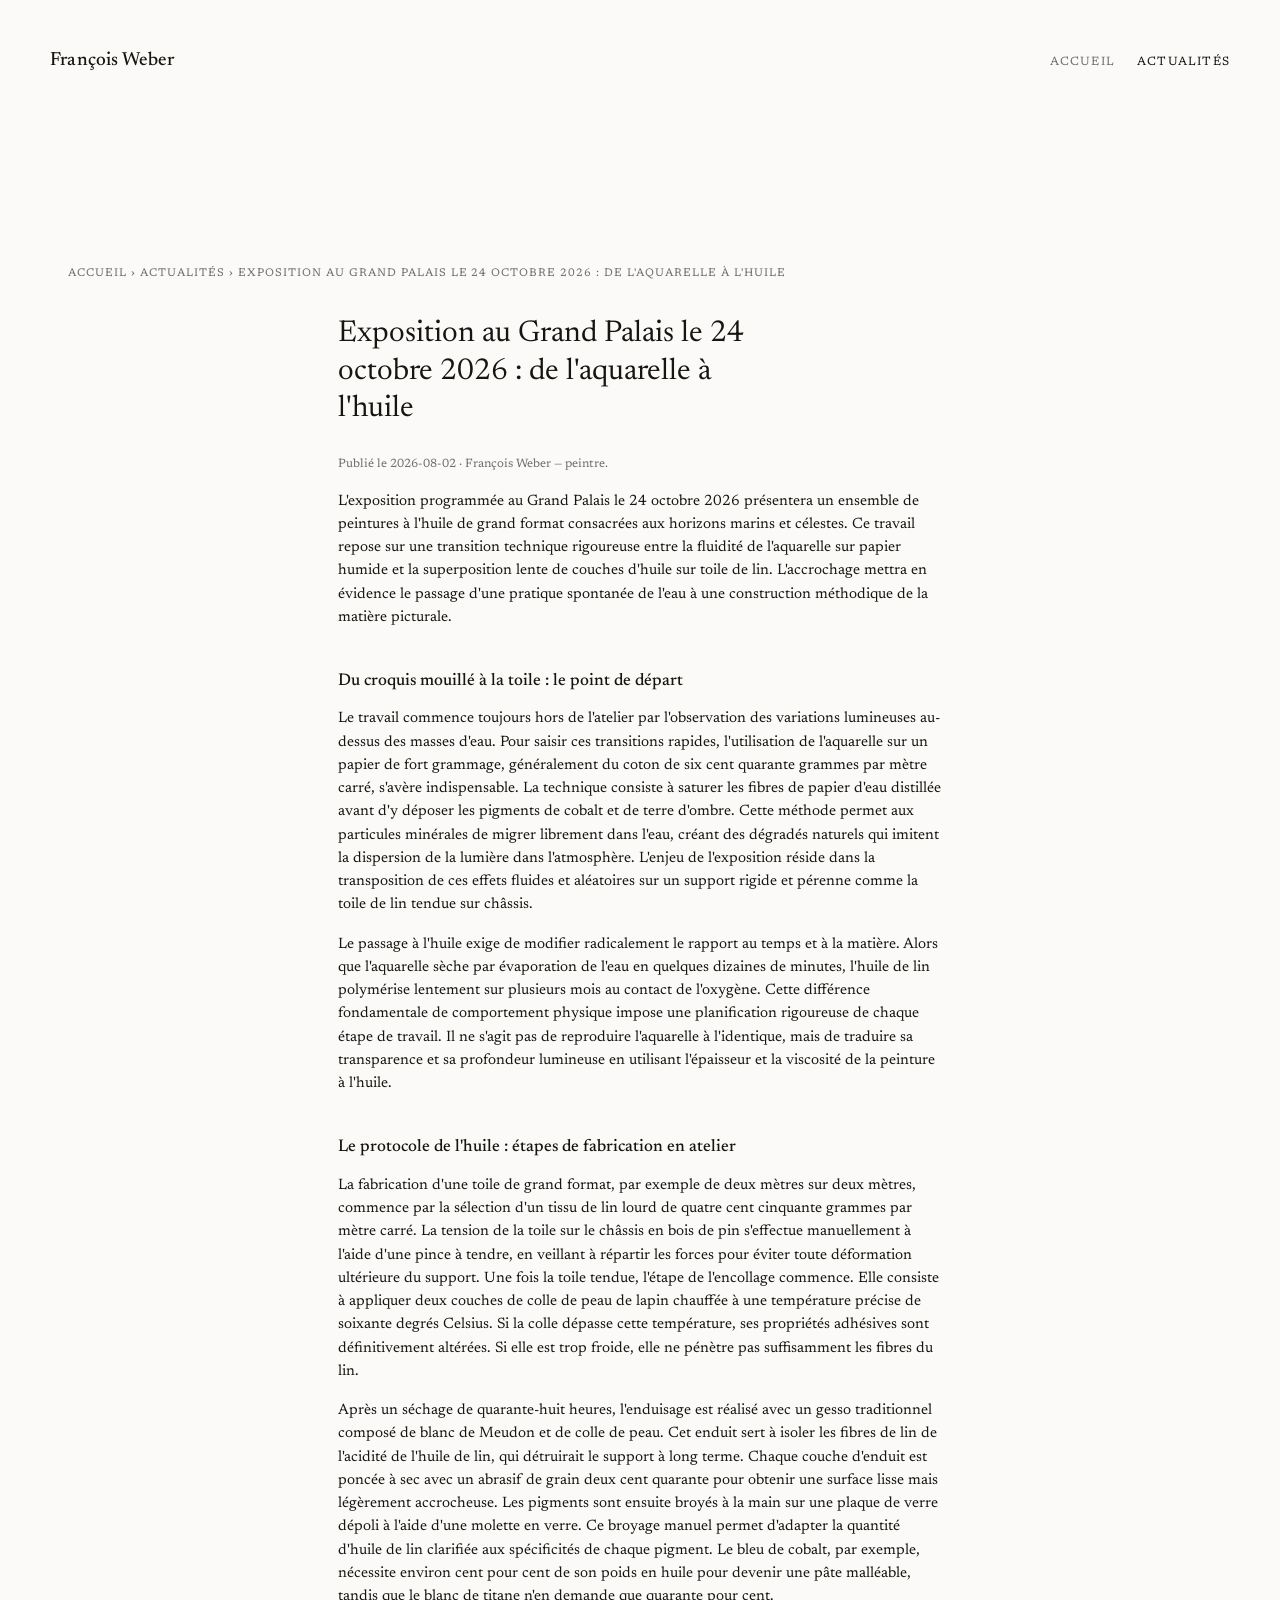
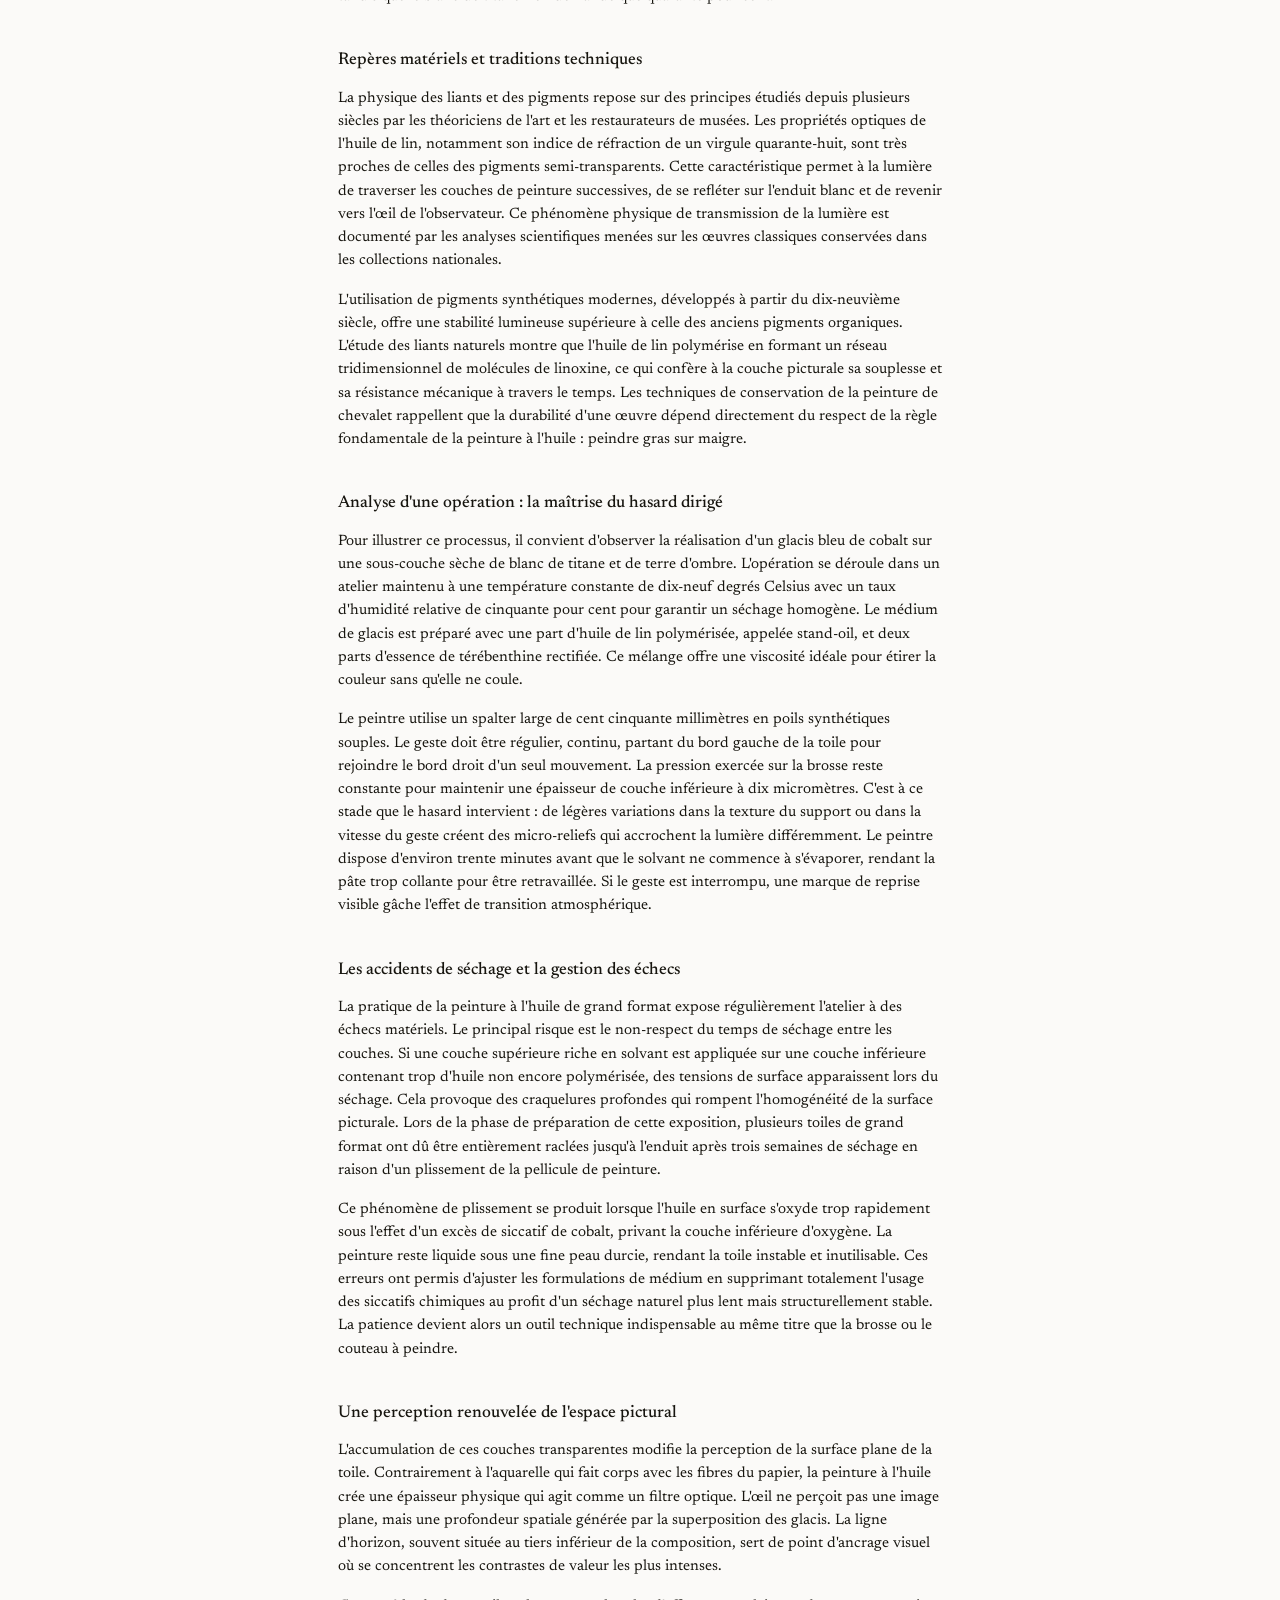
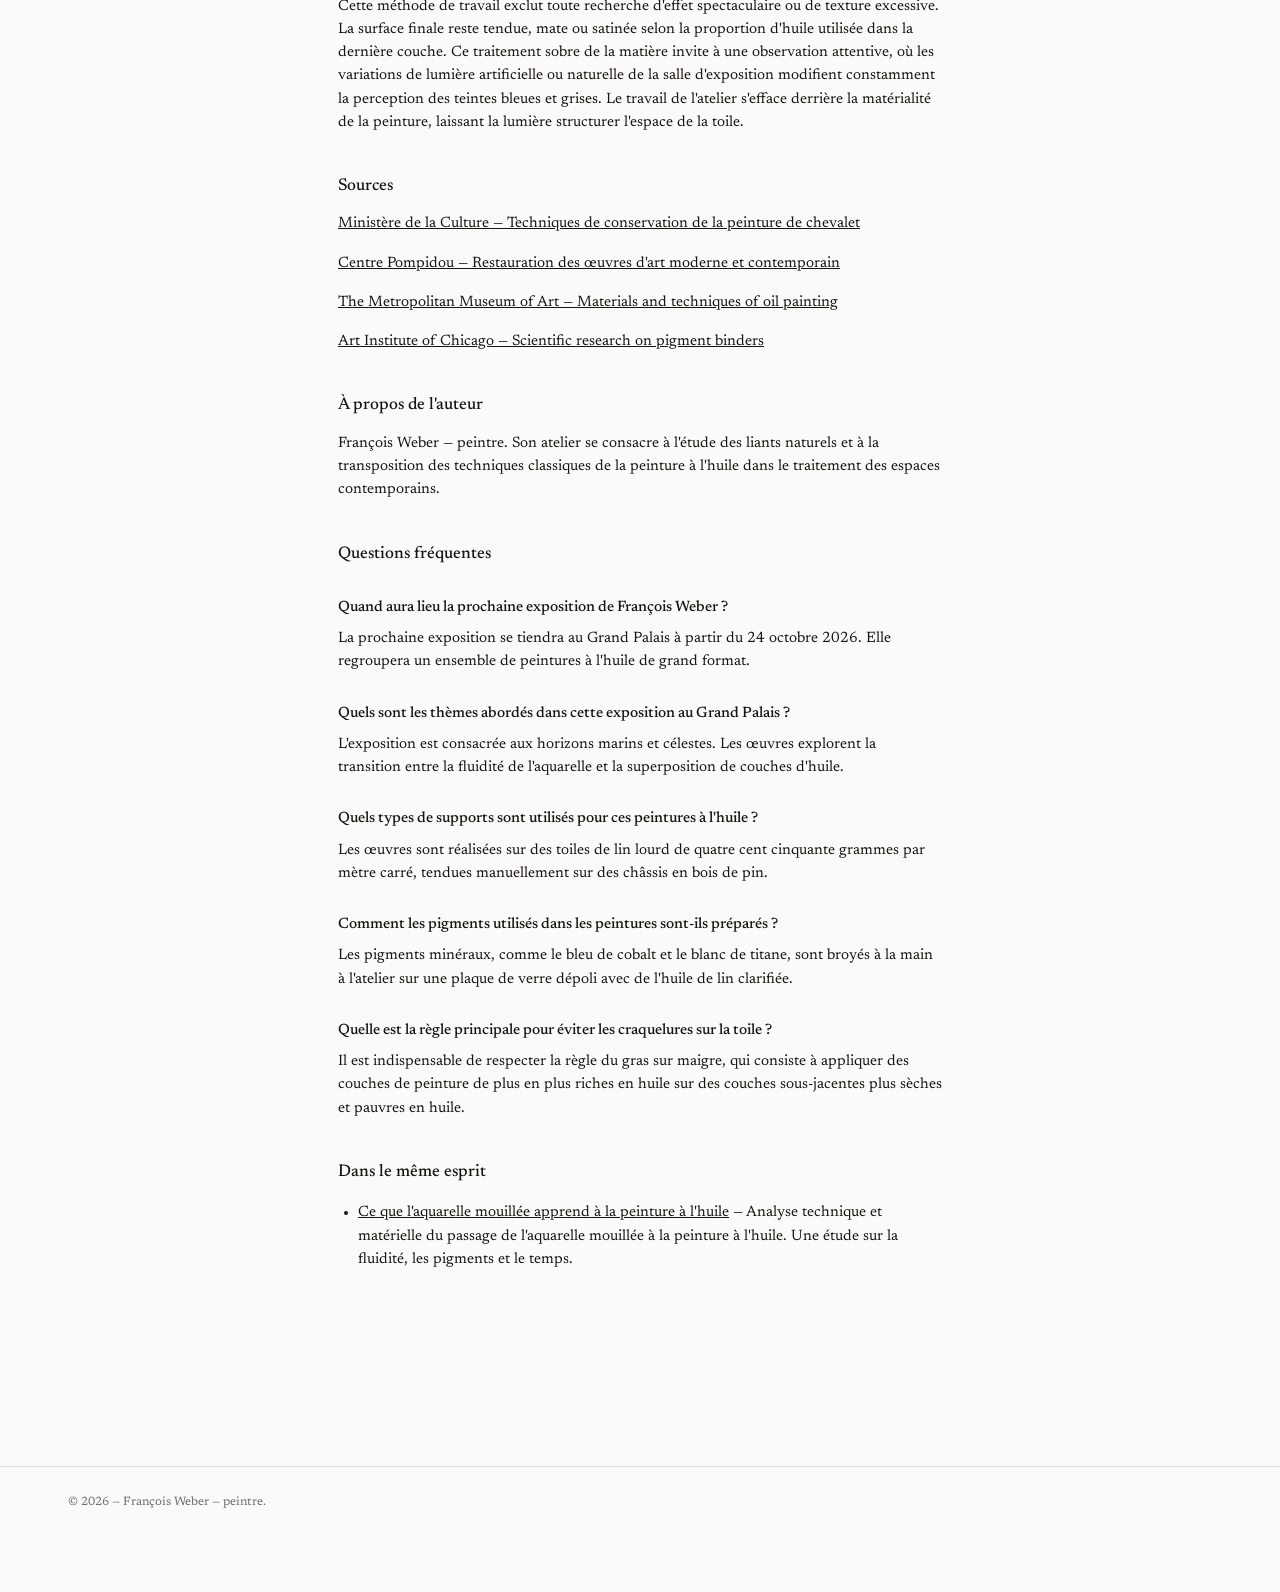
<file: actualites/exposition-au-grand-palais-le-24-octobre-2026-de-l-aquarelle-a-l-huile.html>
<!DOCTYPE html>
<html lang="fr">
<head>
    <meta charset="UTF-8">
    <meta name="viewport" content="width=device-width, initial-scale=1.0">
    <title>Exposition au Grand Palais le 24 octobre 2026 : de l'aquarelle à l'huile</title>
    <meta name="description" content="Présentation technique de l'exposition du 24 octobre 2026 au Grand Palais. Analyse de la transition de l'aquarelle à l'huile de lin.">
    <link rel="canonical" href="https://jdenis-dotcom368101.github.io/francois-weber/actualites/exposition-au-grand-palais-le-24-octobre-2026-de-l-aquarelle-a-l-huile.html">
    <!-- STUDIO_HREFLANG --><!-- /STUDIO_HREFLANG -->
    <meta property="og:title" content="Exposition au Grand Palais le 24 octobre 2026 : de l'aquarelle à l'huile">
    <meta property="og:description" content="Présentation technique de l'exposition du 24 octobre 2026 au Grand Palais. Analyse de la transition de l'aquarelle à l'huile de lin.">
    <meta property="og:image" content="https://jdenis-dotcom368101.github.io/francois-weber/img/oeuvres/weber-2.jpg">
    <meta property="og:url" content="https://jdenis-dotcom368101.github.io/francois-weber/actualites/exposition-au-grand-palais-le-24-octobre-2026-de-l-aquarelle-a-l-huile.html">
    <meta property="og:type" content="article">
    <meta property="og:locale" content="fr_FR">
    <link rel="preconnect" href="https://fonts.googleapis.com">
    <link rel="preconnect" href="https://fonts.gstatic.com" crossorigin>
    <link href="https://fonts.googleapis.com/css2?family=Newsreader:ital,opsz,wght@0,6..72,300;0,6..72,400;0,6..72,500;1,6..72,400&amp;display=swap" rel="stylesheet">
    <link rel="stylesheet" href="../styles.css">
    <script type="application/ld+json">
{
  "@context": "https://schema.org",
  "@graph": [
    {
      "@type": "WebSite",
      "@id": "https://jdenis-dotcom368101.github.io/francois-weber/#site",
      "url": "https://jdenis-dotcom368101.github.io/francois-weber/",
      "name": "François Weber",
      "inLanguage": "fr",
      "publisher": {
        "@id": "https://jdenis-dotcom368101.github.io/francois-weber/#francois-weber"
      }
    },
    {
      "@type": "Person",
      "@id": "https://jdenis-dotcom368101.github.io/francois-weber/#francois-weber",
      "name": "François Weber",
      "url": "https://jdenis-dotcom368101.github.io/francois-weber/",
      "description": "François Weber — peintre.",
      "sameAs": [
        "https://www.instagram.com/francois.weber.peintre/",
        "https://x.com/francoisweber"
      ],
      "jobTitle": "Peintre — huile et aquarelle. Univers célestes et marins."
    },
    {
      "@type": "BlogPosting",
      "headline": "Exposition au Grand Palais le 24 octobre 2026 : de l'aquarelle à l'huile",
      "description": "Présentation technique de l'exposition du 24 octobre 2026 au Grand Palais. Analyse de la transition de l'aquarelle à l'huile de lin.",
      "image": {
        "@type": "ImageObject",
        "url": "https://jdenis-dotcom368101.github.io/francois-weber/img/oeuvres/weber-2.jpg",
        "caption": "Exposition au Grand Palais le 24 octobre 2026 : de l'aquarelle à l'huile"
      },
      "author": {
        "@id": "https://jdenis-dotcom368101.github.io/francois-weber/#francois-weber"
      },
      "publisher": {
        "@id": "https://jdenis-dotcom368101.github.io/francois-weber/#francois-weber"
      },
      "datePublished": "2026-08-02",
      "dateModified": "2026-08-02",
      "mainEntityOfPage": {
        "@type": "WebPage",
        "@id": "https://jdenis-dotcom368101.github.io/francois-weber/actualites/exposition-au-grand-palais-le-24-octobre-2026-de-l-aquarelle-a-l-huile.html"
      },
      "inLanguage": "fr",
      "articleSection": "Exposition",
      "wordCount": 1417,
      "isPartOf": {
        "@id": "https://jdenis-dotcom368101.github.io/francois-weber/#site"
      }
    },
    {
      "@type": "BreadcrumbList",
      "itemListElement": [
        {
          "@type": "ListItem",
          "position": 1,
          "name": "Accueil",
          "item": "https://jdenis-dotcom368101.github.io/francois-weber/"
        },
        {
          "@type": "ListItem",
          "position": 2,
          "name": "Actualités",
          "item": "https://jdenis-dotcom368101.github.io/francois-weber/actualites/"
        },
        {
          "@type": "ListItem",
          "position": 3,
          "name": "Exposition au Grand Palais le 24 octobre 2026 : de l'aquarelle à l'huile",
          "item": "https://jdenis-dotcom368101.github.io/francois-weber/actualites/exposition-au-grand-palais-le-24-octobre-2026-de-l-aquarelle-a-l-huile.html"
        }
      ]
    },
    {
      "@type": "FAQPage",
      "mainEntity": [
        {
          "@type": "Question",
          "name": "Quand aura lieu la prochaine exposition de François Weber ?",
          "acceptedAnswer": {
            "@type": "Answer",
            "text": "La prochaine exposition se tiendra au Grand Palais à partir du 24 octobre 2026. Elle regroupera un ensemble de peintures à l'huile de grand format."
          }
        },
        {
          "@type": "Question",
          "name": "Quels sont les thèmes abordés dans cette exposition au Grand Palais ?",
          "acceptedAnswer": {
            "@type": "Answer",
            "text": "L'exposition est consacrée aux horizons marins et célestes. Les œuvres explorent la transition entre la fluidité de l'aquarelle et la superposition de couches d'huile."
          }
        },
        {
          "@type": "Question",
          "name": "Quels types de supports sont utilisés pour ces peintures à l'huile ?",
          "acceptedAnswer": {
            "@type": "Answer",
            "text": "Les œuvres sont réalisées sur des toiles de lin lourd de quatre cent cinquante grammes par mètre carré, tendues manuellement sur des châssis en bois de pin."
          }
        },
        {
          "@type": "Question",
          "name": "Comment les pigments utilisés dans les peintures sont-ils préparés ?",
          "acceptedAnswer": {
            "@type": "Answer",
            "text": "Les pigments minéraux, comme le bleu de cobalt et le blanc de titane, sont broyés à la main à l'atelier sur une plaque de verre dépoli avec de l'huile de lin clarifiée."
          }
        },
        {
          "@type": "Question",
          "name": "Quelle est la règle principale pour éviter les craquelures sur la toile ?",
          "acceptedAnswer": {
            "@type": "Answer",
            "text": "Il est indispensable de respecter la règle du gras sur maigre, qui consiste à appliquer des couches de peinture de plus en plus riches en huile sur des couches sous-jacentes plus sèches et pauvres en huile."
          }
        }
      ]
    }
  ]
}
    </script>
</head>
<body>
    <header class="site-header"><div class="inner">
        <a class="site-logo" href="https://jdenis-dotcom368101.github.io/francois-weber/">François Weber</a>
        <nav class="site-nav" aria-label="Navigation principale">
            <a href="https://jdenis-dotcom368101.github.io/francois-weber/">Accueil</a>
            <a href="https://jdenis-dotcom368101.github.io/francois-weber/actualites/" aria-current="page">Actualités</a>
        </nav>
    </div></header>
    <main>
      <div class="container">
        <nav class="breadcrumb" aria-label="Fil d'Ariane"><a href="https://jdenis-dotcom368101.github.io/francois-weber/">Accueil</a> › <a href="https://jdenis-dotcom368101.github.io/francois-weber/actualites/">Actualités</a> › Exposition au Grand Palais le 24 octobre 2026 : de l'aquarelle à l'huile</nav>
      </div>
      <article class="container" style="padding-bottom:60px;">
        <h1>Exposition au Grand Palais le 24 octobre 2026 : de l'aquarelle à l'huile</h1>
        <p style="color:#707070;font-size:12px;">Publié le 2026-08-02 · François Weber — peintre.</p>
<p>L'exposition programmée au Grand Palais le 24 octobre 2026 présentera un ensemble de peintures à l'huile de grand format consacrées aux horizons marins et célestes. Ce travail repose sur une transition technique rigoureuse entre la fluidité de l'aquarelle sur papier humide et la superposition lente de couches d'huile sur toile de lin. L'accrochage mettra en évidence le passage d'une pratique spontanée de l'eau à une construction méthodique de la matière picturale.</p><h2>Du croquis mouillé à la toile : le point de départ</h2><p>Le travail commence toujours hors de l'atelier par l'observation des variations lumineuses au-dessus des masses d'eau. Pour saisir ces transitions rapides, l'utilisation de l'aquarelle sur un papier de fort grammage, généralement du coton de six cent quarante grammes par mètre carré, s'avère indispensable. La technique consiste à saturer les fibres de papier d'eau distillée avant d'y déposer les pigments de cobalt et de terre d'ombre. Cette méthode permet aux particules minérales de migrer librement dans l'eau, créant des dégradés naturels qui imitent la dispersion de la lumière dans l'atmosphère. L'enjeu de l'exposition réside dans la transposition de ces effets fluides et aléatoires sur un support rigide et pérenne comme la toile de lin tendue sur châssis.</p><p>Le passage à l'huile exige de modifier radicalement le rapport au temps et à la matière. Alors que l'aquarelle sèche par évaporation de l'eau en quelques dizaines de minutes, l'huile de lin polymérise lentement sur plusieurs mois au contact de l'oxygène. Cette différence fondamentale de comportement physique impose une planification rigoureuse de chaque étape de travail. Il ne s'agit pas de reproduire l'aquarelle à l'identique, mais de traduire sa transparence et sa profondeur lumineuse en utilisant l'épaisseur et la viscosité de la peinture à l'huile.</p><h2>Le protocole de l'huile : étapes de fabrication en atelier</h2><p>La fabrication d'une toile de grand format, par exemple de deux mètres sur deux mètres, commence par la sélection d'un tissu de lin lourd de quatre cent cinquante grammes par mètre carré. La tension de la toile sur le châssis en bois de pin s'effectue manuellement à l'aide d'une pince à tendre, en veillant à répartir les forces pour éviter toute déformation ultérieure du support. Une fois la toile tendue, l'étape de l'encollage commence. Elle consiste à appliquer deux couches de colle de peau de lapin chauffée à une température précise de soixante degrés Celsius. Si la colle dépasse cette température, ses propriétés adhésives sont définitivement altérées. Si elle est trop froide, elle ne pénètre pas suffisamment les fibres du lin.</p><p>Après un séchage de quarante-huit heures, l'enduisage est réalisé avec un gesso traditionnel composé de blanc de Meudon et de colle de peau. Cet enduit sert à isoler les fibres de lin de l'acidité de l'huile de lin, qui détruirait le support à long terme. Chaque couche d'enduit est poncée à sec avec un abrasif de grain deux cent quarante pour obtenir une surface lisse mais légèrement accrocheuse. Les pigments sont ensuite broyés à la main sur une plaque de verre dépoli à l'aide d'une molette en verre. Ce broyage manuel permet d'adapter la quantité d'huile de lin clarifiée aux spécificités de chaque pigment. Le bleu de cobalt, par exemple, nécessite environ cent pour cent de son poids en huile pour devenir une pâte malléable, tandis que le blanc de titane n'en demande que quarante pour cent.</p><h2>Repères matériels et traditions techniques</h2><p>La physique des liants et des pigments repose sur des principes étudiés depuis plusieurs siècles par les théoriciens de l'art et les restaurateurs de musées. Les propriétés optiques de l'huile de lin, notamment son indice de réfraction de un virgule quarante-huit, sont très proches de celles des pigments semi-transparents. Cette caractéristique permet à la lumière de traverser les couches de peinture successives, de se refléter sur l'enduit blanc et de revenir vers l'œil de l'observateur. Ce phénomène physique de transmission de la lumière est documenté par les analyses scientifiques menées sur les œuvres classiques conservées dans les collections nationales.</p><p>L'utilisation de pigments synthétiques modernes, développés à partir du dix-neuvième siècle, offre une stabilité lumineuse supérieure à celle des anciens pigments organiques. L'étude des liants naturels montre que l'huile de lin polymérise en formant un réseau tridimensionnel de molécules de linoxine, ce qui confère à la couche picturale sa souplesse et sa résistance mécanique à travers le temps. Les techniques de conservation de la peinture de chevalet rappellent que la durabilité d'une œuvre dépend directement du respect de la règle fondamentale de la peinture à l'huile : peindre gras sur maigre.</p><h2>Analyse d'une opération : la maîtrise du hasard dirigé</h2><p>Pour illustrer ce processus, il convient d'observer la réalisation d'un glacis bleu de cobalt sur une sous-couche sèche de blanc de titane et de terre d'ombre. L'opération se déroule dans un atelier maintenu à une température constante de dix-neuf degrés Celsius avec un taux d'humidité relative de cinquante pour cent pour garantir un séchage homogène. Le médium de glacis est préparé avec une part d'huile de lin polymérisée, appelée stand-oil, et deux parts d'essence de térébenthine rectifiée. Ce mélange offre une viscosité idéale pour étirer la couleur sans qu'elle ne coule.</p><p>Le peintre utilise un spalter large de cent cinquante millimètres en poils synthétiques souples. Le geste doit être régulier, continu, partant du bord gauche de la toile pour rejoindre le bord droit d'un seul mouvement. La pression exercée sur la brosse reste constante pour maintenir une épaisseur de couche inférieure à dix micromètres. C'est à ce stade que le hasard intervient : de légères variations dans la texture du support ou dans la vitesse du geste créent des micro-reliefs qui accrochent la lumière différemment. Le peintre dispose d'environ trente minutes avant que le solvant ne commence à s'évaporer, rendant la pâte trop collante pour être retravaillée. Si le geste est interrompu, une marque de reprise visible gâche l'effet de transition atmosphérique.</p><h2>Les accidents de séchage et la gestion des échecs</h2><p>La pratique de la peinture à l'huile de grand format expose régulièrement l'atelier à des échecs matériels. Le principal risque est le non-respect du temps de séchage entre les couches. Si une couche supérieure riche en solvant est appliquée sur une couche inférieure contenant trop d'huile non encore polymérisée, des tensions de surface apparaissent lors du séchage. Cela provoque des craquelures profondes qui rompent l'homogénéité de la surface picturale. Lors de la phase de préparation de cette exposition, plusieurs toiles de grand format ont dû être entièrement raclées jusqu'à l'enduit après trois semaines de séchage en raison d'un plissement de la pellicule de peinture.</p><p>Ce phénomène de plissement se produit lorsque l'huile en surface s'oxyde trop rapidement sous l'effet d'un excès de siccatif de cobalt, privant la couche inférieure d'oxygène. La peinture reste liquide sous une fine peau durcie, rendant la toile instable et inutilisable. Ces erreurs ont permis d'ajuster les formulations de médium en supprimant totalement l'usage des siccatifs chimiques au profit d'un séchage naturel plus lent mais structurellement stable. La patience devient alors un outil technique indispensable au même titre que la brosse ou le couteau à peindre.</p><h2>Une perception renouvelée de l'espace pictural</h2><p>L'accumulation de ces couches transparentes modifie la perception de la surface plane de la toile. Contrairement à l'aquarelle qui fait corps avec les fibres du papier, la peinture à l'huile crée une épaisseur physique qui agit comme un filtre optique. L'œil ne perçoit pas une image plane, mais une profondeur spatiale générée par la superposition des glacis. La ligne d'horizon, souvent située au tiers inférieur de la composition, sert de point d'ancrage visuel où se concentrent les contrastes de valeur les plus intenses.</p><p>Cette méthode de travail exclut toute recherche d'effet spectaculaire ou de texture excessive. La surface finale reste tendue, mate ou satinée selon la proportion d'huile utilisée dans la dernière couche. Ce traitement sobre de la matière invite à une observation attentive, où les variations de lumière artificielle ou naturelle de la salle d'exposition modifient constamment la perception des teintes bleues et grises. Le travail de l'atelier s'efface derrière la matérialité de la peinture, laissant la lumière structurer l'espace de la toile.</p><h2>Sources</h2><p><a href="https://www.culture.gouv.fr">Ministère de la Culture — Techniques de conservation de la peinture de chevalet</a></p><p><a href="https://www.centrepompidou.fr">Centre Pompidou — Restauration des œuvres d'art moderne et contemporain</a></p><p><a href="https://www.metmuseum.org">The Metropolitan Museum of Art — Materials and techniques of oil painting</a></p><p><a href="https://www.artic.edu">Art Institute of Chicago — Scientific research on pigment binders</a></p><h2>À propos de l'auteur</h2><p>François Weber — peintre. Son atelier se consacre à l'étude des liants naturels et à la transposition des techniques classiques de la peinture à l'huile dans le traitement des espaces contemporains.</p>
        <h2>Questions fréquentes</h2>
        <h3>Quand aura lieu la prochaine exposition de François Weber ?</h3>
        <p>La prochaine exposition se tiendra au Grand Palais à partir du 24 octobre 2026. Elle regroupera un ensemble de peintures à l'huile de grand format.</p>
        <h3>Quels sont les thèmes abordés dans cette exposition au Grand Palais ?</h3>
        <p>L'exposition est consacrée aux horizons marins et célestes. Les œuvres explorent la transition entre la fluidité de l'aquarelle et la superposition de couches d'huile.</p>
        <h3>Quels types de supports sont utilisés pour ces peintures à l'huile ?</h3>
        <p>Les œuvres sont réalisées sur des toiles de lin lourd de quatre cent cinquante grammes par mètre carré, tendues manuellement sur des châssis en bois de pin.</p>
        <h3>Comment les pigments utilisés dans les peintures sont-ils préparés ?</h3>
        <p>Les pigments minéraux, comme le bleu de cobalt et le blanc de titane, sont broyés à la main à l'atelier sur une plaque de verre dépoli avec de l'huile de lin clarifiée.</p>
        <h3>Quelle est la règle principale pour éviter les craquelures sur la toile ?</h3>
        <p>Il est indispensable de respecter la règle du gras sur maigre, qui consiste à appliquer des couches de peinture de plus en plus riches en huile sur des couches sous-jacentes plus sèches et pauvres en huile.</p>
      <!-- STUDIO_LIENS -->
        <nav class="studio-liens" aria-label="Dans le même esprit">
          <h2>Dans le même esprit</h2>
          <ul>
          <li><a href="https://jdenis-dotcom368101.github.io/francois-weber/actualites/ce-que-l-aquarelle-mouillee-apprend-a-la-peinture-a-l-huile.html">Ce que l'aquarelle mouillée apprend à la peinture à l'huile</a><span> — Analyse technique et matérielle du passage de l'aquarelle mouillée à la peinture à l'huile. Une étude sur la fluidité, les pigments et le temps.</span></li>
          </ul>
        </nav>
      <!-- /STUDIO_LIENS -->
      </article>
    </main>
    <footer class="site-footer"><div class="container"><p>© 2026 — François Weber — peintre.</p></div></footer>
</body>
</html>
</file>
<file: styles.css>
/* François Weber — feuille de style unique.
   Parti pris : une seule famille (serif), un seul corps de texte, colonne unique,
   ratios d'images variables, beaucoup de vide au-dessus du contenu. */

:root {
  --color-accent: #7c2d12;
  --gris: #6f6f6f;
  --trait: #e2e0dc;
  --papier: #fbfaf8;
  --encre: #17150f;
  --gap: 18px;
  --haut: 190px;
  --colonne: 640px;
  --large: 1180px;
}

*, *::before, *::after { box-sizing: border-box; }

html { -webkit-text-size-adjust: 100%; }

body {
  margin: 0;
  background: var(--papier);
  color: var(--encre);
  font-family: Newsreader, "Times New Roman", Times, serif;
  font-size: 15px;
  line-height: 1.55;
  font-weight: 400;
  -webkit-font-smoothing: antialiased;
}

img { display: block; max-width: 100%; height: auto; }
a { color: inherit; }

/* ---- bandeau de démonstration ---------------------------------------- */

.demo-bar {
  position: fixed; top: 0; left: 0; right: 0; z-index: 50;
  background: var(--encre); color: #f4f1ea;
  font-family: ui-monospace, SFMono-Regular, Menlo, monospace;
  font-size: 10.5px; letter-spacing: .09em; text-transform: uppercase;
  padding: 7px var(--gap); text-align: center;
}
.demo-bar strong { font-weight: 600; }

/* ---- en-tête ---------------------------------------------------------- */

.site-header {
  position: relative; z-index: 40;
  padding: 46px var(--gap) 0;
}
.site-header .inner {
  max-width: var(--large); margin: 0 auto;
  display: flex; align-items: baseline; justify-content: space-between;
  gap: 24px; flex-wrap: wrap;
}
.site-logo {
  font-size: 19px; letter-spacing: .01em; text-decoration: none;
  font-weight: 500;
}
.site-nav { display: flex; gap: 22px; }
.site-nav a {
  text-decoration: none; color: var(--gris);
  font-size: 12px; letter-spacing: .1em; text-transform: uppercase;
}
.site-nav a:hover,
.site-nav a[aria-current="page"] { color: var(--encre); }

/* ---- corps ------------------------------------------------------------ */

main { padding-top: var(--haut); padding-bottom: 120px; }

.container {
  max-width: var(--large);
  margin: 0 auto;
  padding: 0 var(--gap);
}

.mesure { max-width: var(--colonne); }

h1 {
  font-size: 30px; line-height: 1.25; font-weight: 400;
  margin: 0 0 26px; max-width: 15ch;
}
h2 {
  font-size: 12px; letter-spacing: .11em; text-transform: uppercase;
  font-weight: 500; color: var(--gris);
  margin: 0 0 18px;
}
h3 { font-size: 15px; font-weight: 500; margin: 0 0 6px; }

p { margin: 0 0 16px; max-width: var(--colonne); }

.retrait { margin-top: 96px; }

blockquote {
  margin: 0 0 16px; padding: 0;
  font-size: 20px; line-height: 1.4; max-width: 22ch;
}

/* ---- œuvres ----------------------------------------------------------- */

figure { margin: 0 0 58px; }
figure img { width: 100%; }
figcaption {
  margin-top: 10px;
  font-size: 12px; line-height: 1.45; color: var(--gris);
  max-width: 46ch;
}
figcaption em { font-style: italic; }

.suite { display: flex; flex-direction: column; }
.suite .l  { max-width: 100%; }
.suite .m  { max-width: 720px; }
.suite .s  { max-width: 460px; }
.suite .droite { margin-left: auto; }

/* ---- listes (expositions, index) -------------------------------------- */

.liste { border-top: 1px solid var(--trait); max-width: var(--colonne); }
.liste li {
  list-style: none;
  padding: 13px 0; border-bottom: 1px solid var(--trait);
}
.liste { padding-left: 0; margin: 0 0 54px; }
.liste .lieu { display: block; }
.liste .an {
  display: block; color: var(--gris);
  font-size: 12px; letter-spacing: .06em;
}

/* ---- cartes d'articles (produites par le Studio) ---------------------- */

.post-grid { display: flex; flex-direction: column; max-width: var(--colonne); }

.post-card {
  display: block; text-decoration: none;
  padding: 22px 0; border-bottom: 1px solid var(--trait);
}
.post-card:first-child { border-top: 1px solid var(--trait); }
.post-card .kicker {
  display: block; margin-bottom: 5px;
  font-size: 11px !important; letter-spacing: .1em; text-transform: uppercase;
}
.post-card h2 {
  font-size: 18px; line-height: 1.3; font-weight: 400;
  color: var(--encre); text-transform: none; letter-spacing: 0;
  margin: 0 0 5px;
}
.post-card p { font-size: 13px; color: var(--gris); margin: 0; }
.post-card:hover h2 { color: var(--color-accent); }

/* ---- article publié --------------------------------------------------- */

.breadcrumb {
  font-size: 11px; letter-spacing: .09em; text-transform: uppercase;
  color: var(--gris); margin-bottom: 34px;
}
.breadcrumb a { text-decoration: none; }

article.container { max-width: var(--colonne); }
article.container h1 { max-width: 24ch; }
article.container h2 {
  font-size: 17px; letter-spacing: 0; text-transform: none;
  color: var(--encre); font-weight: 500;
  margin: 40px 0 12px;
}
article.container h3 { margin: 28px 0 8px; }
article.container ul, article.container ol { padding-left: 20px; }
article.container li { margin-bottom: 7px; }
article.container img { margin: 30px 0; }

/* ---- pied ------------------------------------------------------------- */

.site-footer {
  border-top: 1px solid var(--trait);
  padding: 26px var(--gap) 80px;
  font-size: 12px; color: var(--gris);
}
.site-footer .container { padding: 0 var(--gap); }
.site-footer p { margin: 0; max-width: none; }
.site-footer a { text-decoration: none; }

@media (max-width: 700px) {
  :root { --haut: 96px; }
  h1 { font-size: 25px; max-width: none; }
  .site-header { padding-top: 42px; }
  figure { margin-bottom: 40px; }
}
</file>
